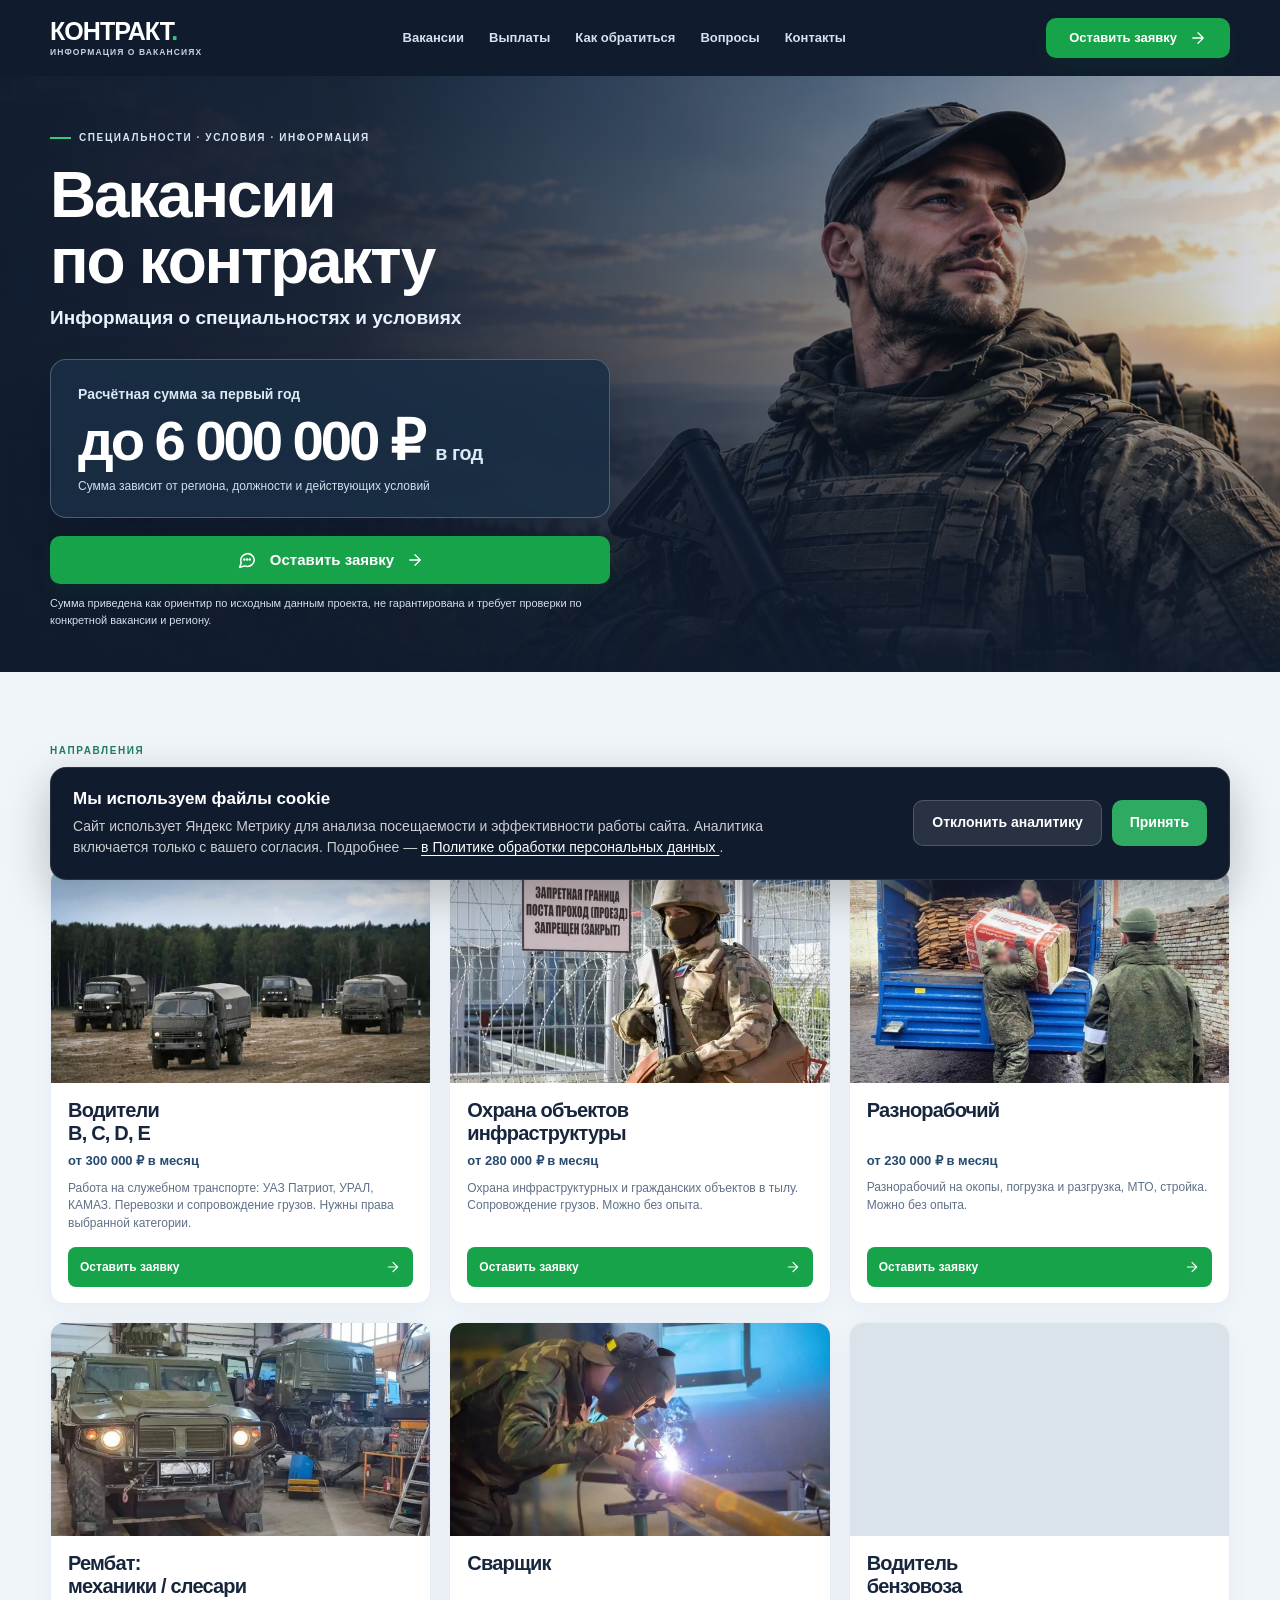
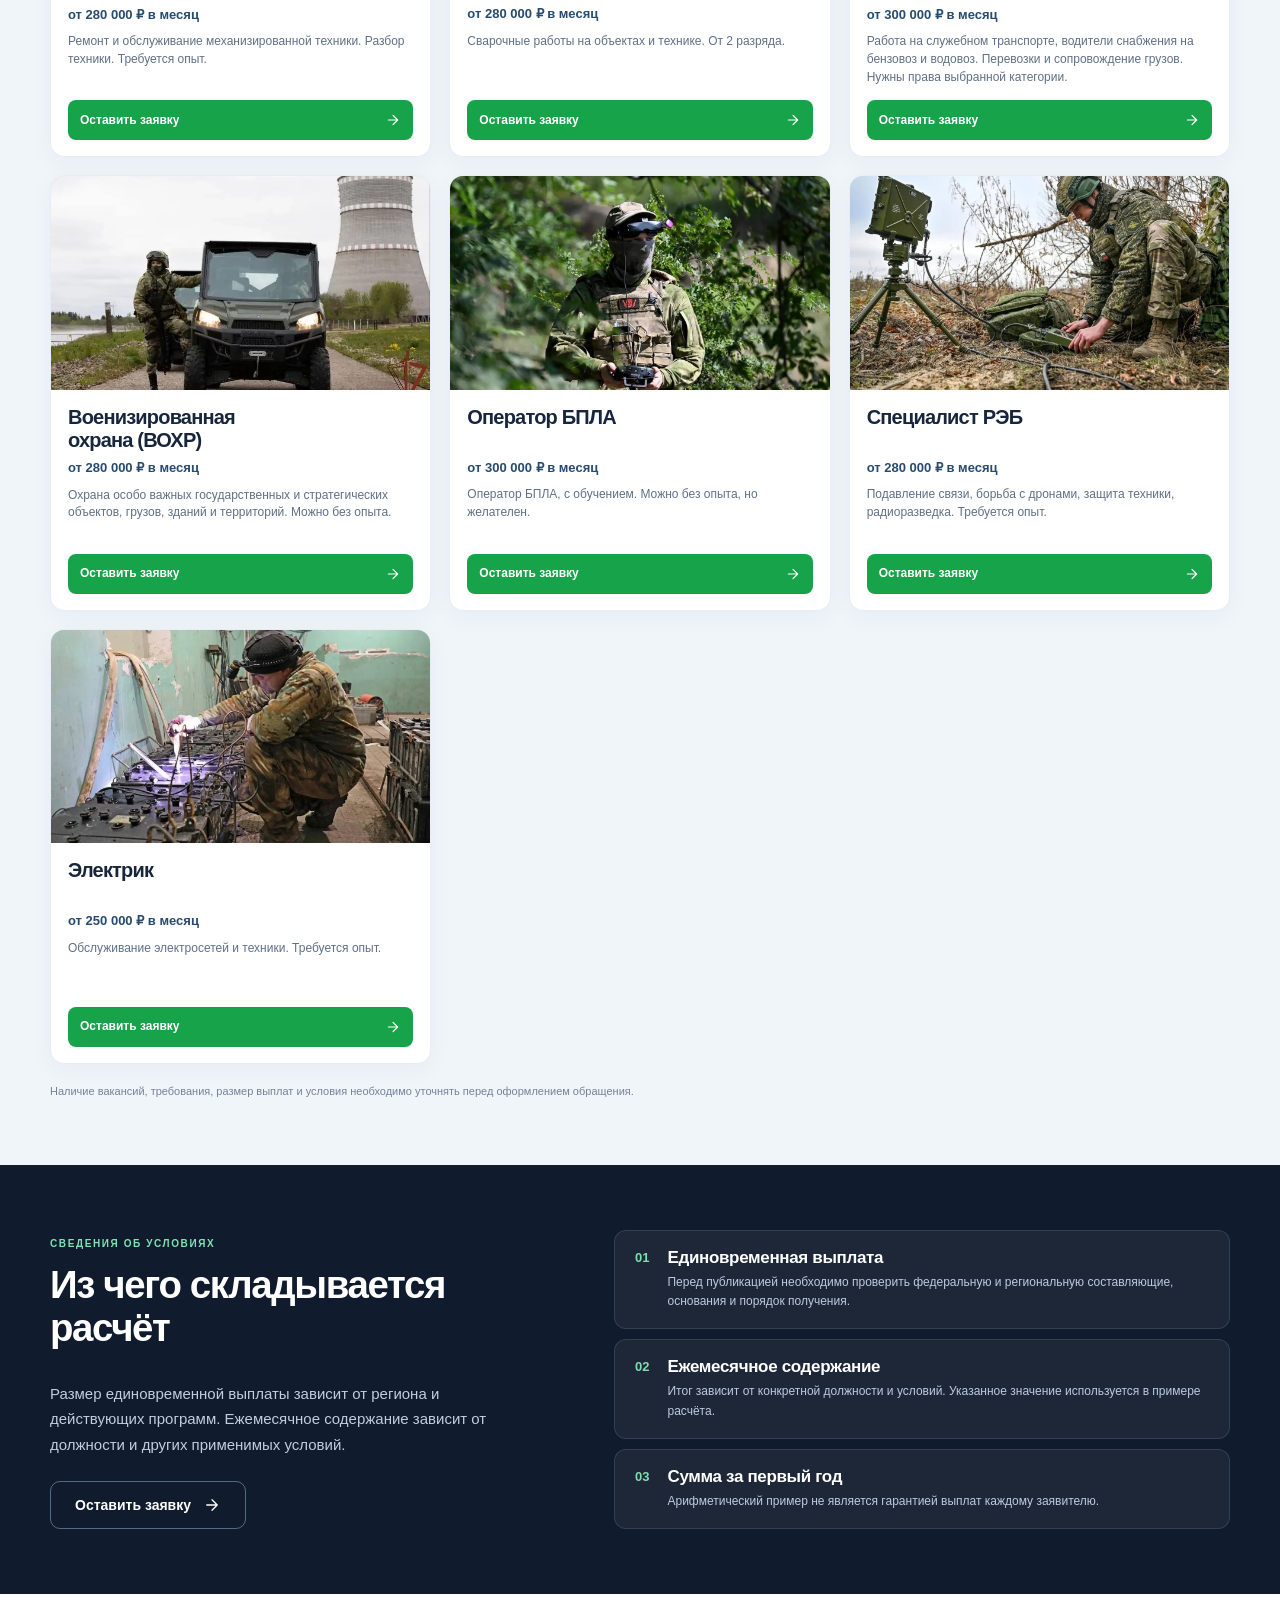
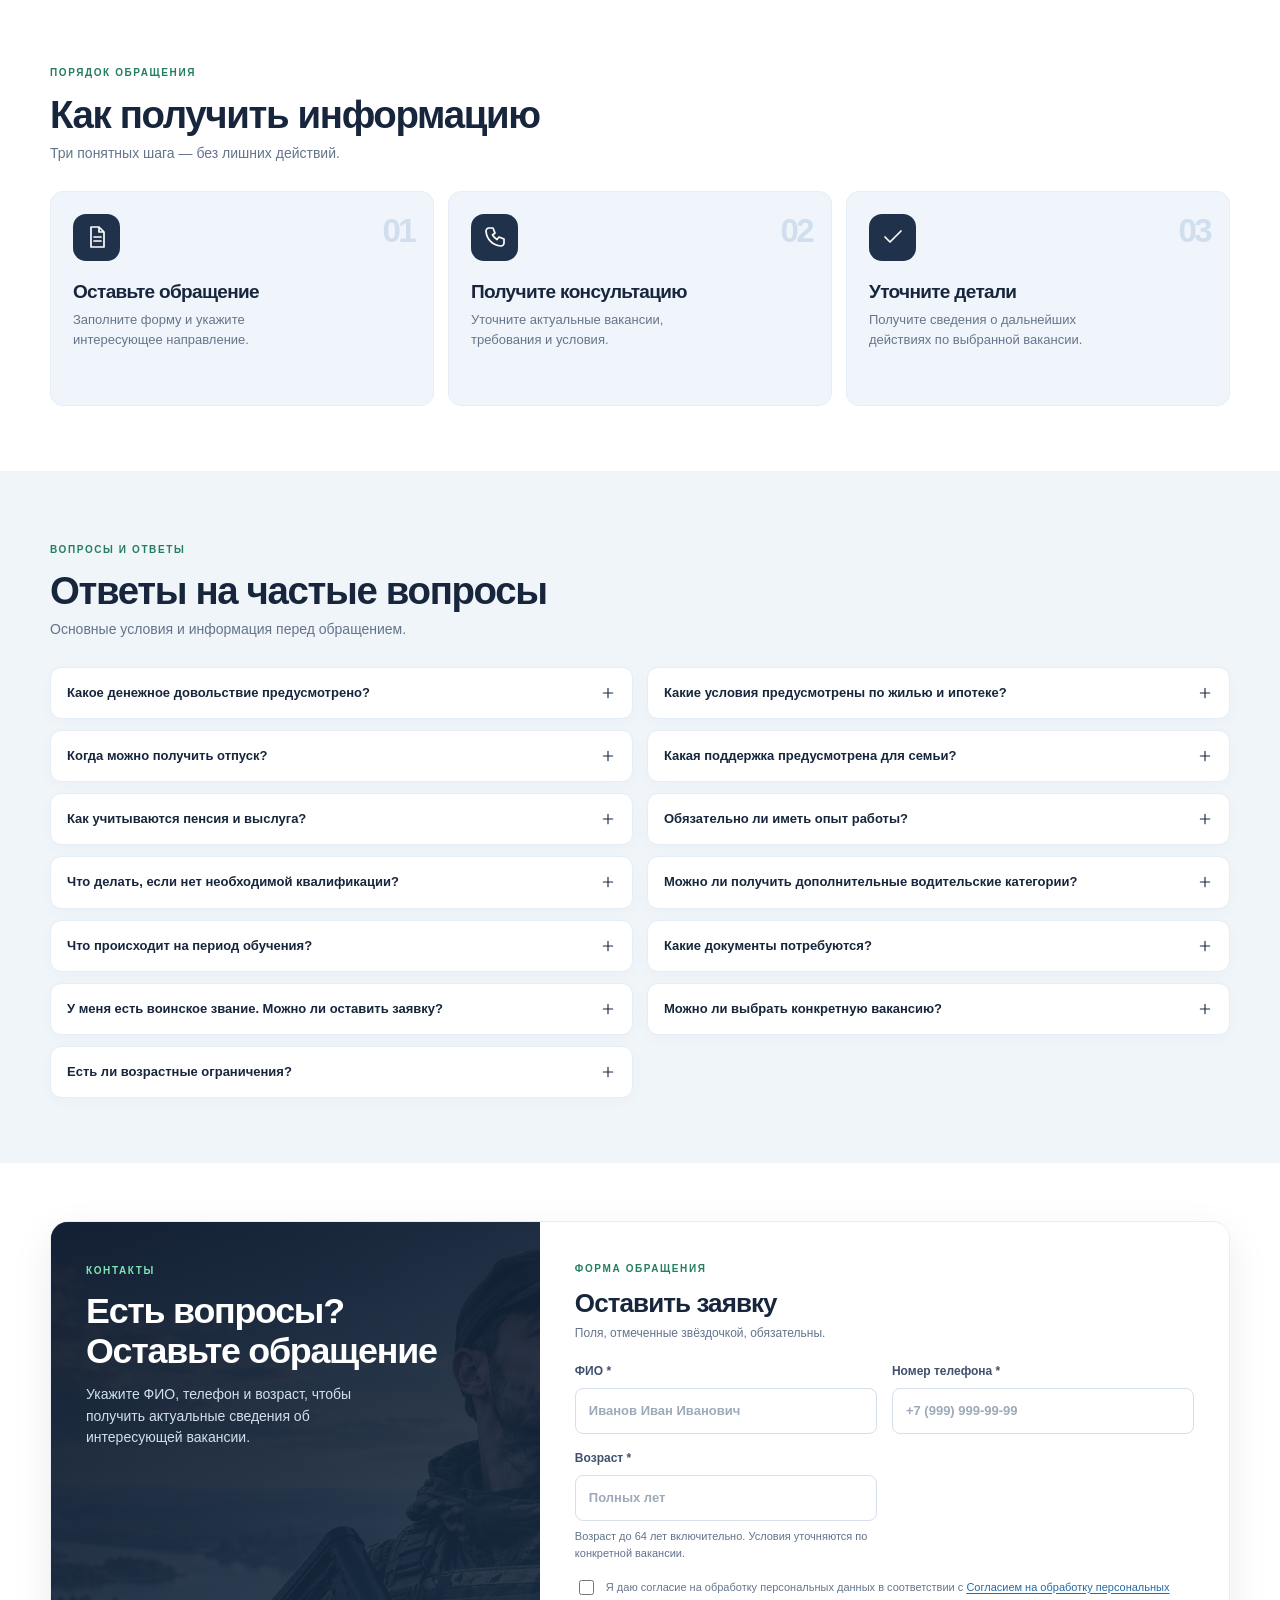
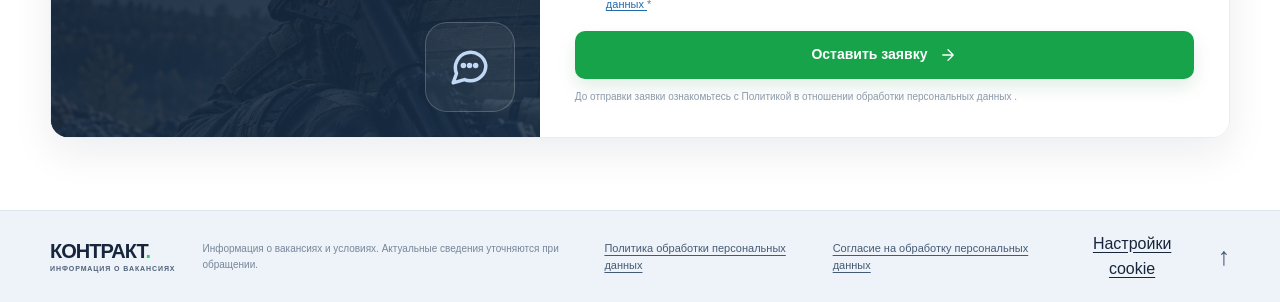
<file: index.html>
<!DOCTYPE html>
<html lang="ru">
<head>
<meta charset="utf-8"/>
<meta content="width=device-width, initial-scale=1" name="viewport"/>
<meta content="#101b2d" name="theme-color"/>
<meta content="Информация о вакансиях по контракту, направлениях, условиях и порядке обращения. Уточните актуальные сведения у представителя организации." name="description"/>
<meta content="website" property="og:type"/>
<meta content="Контракт — информация о вакансиях" property="og:title"/>
<meta content="Направления вакансий, расчётный ориентир суммы за первый год и форма заявки." property="og:description"/>
<meta content="assets/images/hero.webp" property="og:image"/>

<title>Контракт — информация о вакансиях и условиях</title>

<link as="image" fetchpriority="high" href="assets/images/hero.webp" rel="preload"/>
<link href="css/style.css" rel="stylesheet"/>
<link href="css/animations.css" rel="stylesheet"/>
<link href="css/responsive.css" rel="stylesheet"/>
<link href="css/vacancy-images.css" rel="stylesheet"/>

<!--
  Яндекс Метрика НЕ загружается автоматически.
  Она будет запущена только после согласия пользователя.
-->
<script>
(function () {
  'use strict';

  const METRIKA_ID = 113226768;
  const CONSENT_KEY = 'analytics_consent';

  window.startYandexMetrika = function () {
    if (window.__yandexMetrikaStarted) {
      return;
    }

    window.__yandexMetrikaStarted = true;

    window.ym = window.ym || function () {
      (window.ym.a = window.ym.a || []).push(arguments);
    };

    window.ym.l = 1 * new Date();

    const script = document.createElement('script');

    script.async = true;
    script.src =
      'https://mc.yandex.ru/metrika/tag.js?id=' + METRIKA_ID;

    document.head.appendChild(script);

    window.ym(METRIKA_ID, 'init', {
      ssr: true,
      clickmap: true,
      ecommerce: 'dataLayer',
      referrer: document.referrer,
      url: location.href,
      accurateTrackBounce: true,
      trackLinks: true
    });
  };

  try {
    if (localStorage.getItem(CONSENT_KEY) === 'accepted') {
      window.startYandexMetrika();
    }
  } catch (error) {
    console.warn(
      'Не удалось прочитать настройки аналитики:',
      error
    );
  }
})();
</script>

<script defer src="js/main.js"></script>

<style>
.cookie-banner {
  position: fixed;
  left: 20px;
  right: 20px;
  bottom: 20px;
  z-index: 99999;
}

.cookie-banner[hidden] {
  display: none !important;
}

.cookie-banner__content {
  max-width: 1180px;
  margin: 0 auto;
  padding: 20px 22px;

  display: flex;
  align-items: center;
  justify-content: space-between;
  gap: 24px;

  background: #101b2d;
  color: #ffffff;

  border: 1px solid rgba(255, 255, 255, 0.10);
  border-radius: 16px;

  box-shadow:
    0 15px 45px rgba(0, 0, 0, 0.25);
}

.cookie-banner__text {
  max-width: 720px;
}

.cookie-banner__text strong {
  display: block;
  margin-bottom: 6px;

  color: #ffffff;

  font-size: 17px;
  line-height: 1.3;
}

.cookie-banner__text p {
  margin: 0;

  color: rgba(255, 255, 255, 0.78);

  font-size: 14px;
  line-height: 1.55;
}

.cookie-banner__text a {
  color: #ffffff;

  text-decoration: underline;
  text-underline-offset: 3px;
}

.cookie-banner__actions {
  display: flex;
  align-items: center;
  gap: 10px;

  flex-shrink: 0;
}

.cookie-button {
  min-height: 46px;
  padding: 0 18px;

  border-radius: 10px;
  border: 0;

  font: inherit;
  font-size: 14px;
  font-weight: 700;

  cursor: pointer;

  transition:
    transform 0.15s ease,
    opacity 0.15s ease,
    background 0.15s ease;
}

.cookie-button:hover {
  transform: translateY(-1px);
}

.cookie-button:focus-visible {
  outline: 3px solid rgba(255, 255, 255, 0.65);
  outline-offset: 3px;
}

.cookie-button--accept {
  background: #2eaa63;
  color: #ffffff;
}

.cookie-button--accept:hover {
  background: #279657;
}

.cookie-button--secondary {
  background: rgba(255, 255, 255, 0.10);
  color: #ffffff;

  border: 1px solid rgba(255, 255, 255, 0.18);
}

.cookie-button--secondary:hover {
  background: rgba(255, 255, 255, 0.16);
}

.cookie-settings-link {
  padding: 0;

  border: 0;

  background: transparent;

  color: inherit;

  font: inherit;

  cursor: pointer;

  text-decoration: underline;
  text-underline-offset: 3px;
}

.cookie-settings-link:hover {
  opacity: 0.8;
}

@media (max-width: 700px) {
  .cookie-banner {
    left: 12px;
    right: 12px;
    bottom: 12px;
  }

  .cookie-banner__content {
    padding: 18px;

    flex-direction: column;
    align-items: stretch;

    gap: 16px;

    border-radius: 14px;
  }

  .cookie-banner__actions {
    width: 100%;

    flex-direction: column-reverse;
  }

  .cookie-button {
    width: 100%;
    min-height: 48px;
  }
}
</style>

</head>

<body>

<a class="skip-link" href="#main">Перейти к содержимому</a>

<svg aria-hidden="true" class="svg-defs" xmlns="http://www.w3.org/2000/svg">
  <symbol id="i-arrow" viewBox="0 0 24 24">
    <path d="M5 12h14m-7-7 7 7-7 7"></path>
  </symbol>

  <symbol id="i-message" viewBox="0 0 24 24">
    <path d="M20 11.5a7.5 7.5 0 0 1-7.5 7.5 8 8 0 0 1-3-.58L4 20l1.64-4.58A7.5 7.5 0 1 1 20 11.5Z"></path>
    <path d="M9 11.5h.01m3 0h.01m3 0h.01" stroke-linecap="round" stroke-width="2.7"></path>
  </symbol>

  <symbol id="i-cash" viewBox="0 0 24 24">
    <rect height="14" rx="3" width="18" x="3" y="5"></rect>
    <path d="M3 9h18m-9 3v5m-2.5-4.5c0-1 1-1.5 2.5-1.5s2.5.5 2.5 1.5c0 2-5 1-5 3 0 1 1 1.5 2.5 1.5s2.5-.5 2.5-1.5"></path>
  </symbol>

  <symbol id="i-calendar" viewBox="0 0 24 24">
    <rect height="16" rx="2" width="18" x="3" y="5"></rect>
    <path d="M7 3v4m10-4v4M3 10h18M7 14h3m4 0h3m-10 4h3"></path>
  </symbol>

  <symbol id="i-chart" viewBox="0 0 24 24">
    <path d="M4 20V12m6 8V8m6 12V4m4 16H2"></path>
  </symbol>

  <symbol id="i-truck" viewBox="0 0 24 24">
    <path d="M3 6h11v12H3zM14 10h4l3 4v4h-7z"></path>
    <circle cx="7" cy="18" r="2"></circle>
    <circle cx="18" cy="18" r="2"></circle>
  </symbol>

  <symbol id="i-tool" viewBox="0 0 24 24">
    <path d="M14 6a6 6 0 0 0-7 7L3 17l4 4 4-4a6 6 0 0 0 7-7l-4 4-4-4z"></path>
  </symbol>

  <symbol id="i-target" viewBox="0 0 24 24">
    <circle cx="12" cy="12" r="9"></circle>
    <circle cx="12" cy="12" r="5"></circle>
    <circle cx="12" cy="12" r="1"></circle>
  </symbol>

  <symbol id="i-radio" viewBox="0 0 24 24">
    <rect height="18" rx="2" width="10" x="7" y="3"></rect>
    <path d="M10 17h4M12 7v3m-3.5 1.5a5 5 0 0 0 0 4m7-4a5 5 0 0 1 0 4"></path>
  </symbol>

  <symbol id="i-shield" viewBox="0 0 24 24">
    <path d="M12 2 20 5v6c0 5-3.2 8.6-8 11-4.8-2.4-8-6-8-11V5z"></path>
    <path d="m8.5 12 2.5 2.5 4.5-5"></path>
  </symbol>

  <symbol id="i-users" viewBox="0 0 24 24">
    <circle cx="9" cy="8" r="3"></circle>
    <path d="M3 20v-2a6 6 0 0 1 12 0v2zm13-14a3 3 0 0 1 0 6m2 3a5 5 0 0 1 3 5"></path>
  </symbol>

  <symbol id="i-file" viewBox="0 0 24 24">
    <path d="M6 2h8l5 5v15H6zM14 2v5h5M9 12h7m-7 4h7"></path>
  </symbol>

  <symbol id="i-phone" viewBox="0 0 24 24">
    <path d="M6 3h4l2 5-2.5 2a15 15 0 0 0 4.5 4.5l2-2.5 5 2v4a3 3 0 0 1-3.3 3C9.6 20.2 3.8 14.4 3 6.3A3 3 0 0 1 6 3Z"></path>
  </symbol>

  <symbol id="i-pin" viewBox="0 0 24 24">
    <path d="M20 10c0 5-8 12-8 12S4 15 4 10a8 8 0 1 1 16 0Z"></path>
    <circle cx="12" cy="10" r="2"></circle>
  </symbol>

  <symbol id="i-plus" viewBox="0 0 24 24">
    <path d="M12 5v14M5 12h14"></path>
  </symbol>

  <symbol id="i-check" viewBox="0 0 24 24">
    <path d="m4 12 5 5L20 6"></path>
  </symbol>
</svg>


<header class="site-header" id="top">

  <div class="container header-inner">

    <a aria-label="Контракт — на главную" class="brand" href="#top">

      <span class="brand-name">
        КОНТРАКТ<span class="brand-dot">.</span>
      </span>

      <span class="brand-caption">
        ИНФОРМАЦИЯ О ВАКАНСИЯХ
      </span>

    </a>

    <nav aria-label="Основная навигация" class="desktop-nav">
      <a href="#vacancies">Вакансии</a>
      <a href="#payments">Выплаты</a>
      <a href="#steps">Как обратиться</a>
      <a href="#faq">Вопросы</a>
      <a href="#contacts">Контакты</a>
    </nav>

    <button
      class="button button--green header-cta"
      data-open-contact=""
      type="button"
    >
      Оставить заявку
      <svg><use href="#i-arrow"></use></svg>
    </button>

    <button
      aria-controls="mobile-nav"
      aria-expanded="false"
      aria-label="Открыть меню"
      class="menu-toggle"
      type="button"
    >
      <span></span>
      <span></span>
      <span></span>
    </button>

  </div>

  <nav
    aria-label="Мобильная навигация"
    class="mobile-nav"
    hidden=""
    id="mobile-nav"
  >
    <a href="#vacancies">Вакансии</a>
    <a href="#payments">Выплаты</a>
    <a href="#steps">Как обратиться</a>
    <a href="#faq">Вопросы</a>
    <a href="#contacts">Контакты</a>

    <button
      class="button button--green"
      data-open-contact=""
      type="button"
    >
      Оставить заявку
    </button>
  </nav>

</header>


<main id="main">

<section aria-labelledby="hero-title" class="hero">

  <div
    aria-label="Иллюстрация: человек в военной экипировке на фоне светлого природного пейзажа"
    class="hero-picture"
    role="img"
  ></div>

  <div class="container hero-content">

    <span
      class="eyebrow hero-enter"
      style="--enter-delay:0ms"
    >
      <span class="eyebrow-line"></span>
      СПЕЦИАЛЬНОСТИ · УСЛОВИЯ · ИНФОРМАЦИЯ
    </span>

    <h1
      class="hero-enter"
      id="hero-title"
      style="--enter-delay:70ms"
    >
      Вакансии<br/>
      по контракту
    </h1>

    <p
      class="hero-lead hero-enter"
      style="--enter-delay:140ms"
    >
      Информация о специальностях и условиях
    </p>

    <div
      aria-label="Расчётный ориентир суммы за первый год"
      class="annual-amount hero-enter"
      style="--enter-delay:210ms"
    >

      <span class="annual-amount__label">
        Расчётная сумма за первый год
      </span>

      <strong>
        до 6 000 000 ₽
        <span>в год</span>
      </strong>

      <span class="annual-amount__detail">
        Сумма зависит от региона, должности и действующих условий
      </span>

    </div>

    <div
      class="hero-bottom hero-enter"
      style="--enter-delay:420ms"
    >

      <button
        class="button button--green button--hero"
        data-open-contact=""
        type="button"
      >
        <svg><use href="#i-message"></use></svg>

        <span>
          Оставить заявку
        </span>

        <svg class="button-arrow">
          <use href="#i-arrow"></use>
        </svg>
      </button>

      <p>
        Сумма приведена как ориентир по исходным данным проекта,
        не гарантирована и требует проверки по конкретной вакансии
        и региону.
      </p>

    </div>

  </div>

</section>


<section
  aria-labelledby="vacancies-title"
  class="section section--light vacancies-section"
  id="vacancies"
>

<div class="container">

<div class="section-heading reveal">

<div>

<span class="section-kicker">
НАПРАВЛЕНИЯ
</span>

<h2 id="vacancies-title">
Выберите специальность
</h2>

<p>
Ознакомьтесь с доступными направлениями и оставьте заявку
на интересующую вакансию.
</p>

</div>

</div>


<div class="vacancy-grid">


<article class="vacancy-card reveal">

<div class="vacancy-cover vacancy-cover--photo vacancy-cover--driver">

<img
alt="Военные грузовые автомобили"
decoding="async"
loading="lazy"
src="assets/images/vacancy-driver.webp"
/>

</div>

<div class="vacancy-body">

<h3>

<a
aria-label="Подробнее о вакансии: Водители B, C, D, E"
data-job="driver"
href="#job-modal"
>
Водители<br/>
B, C, D, E
</a>

</h3>

<p class="vacancy-salary">
от 300 000 ₽ в месяц
</p>

<p class="vacancy-summary">
Работа на служебном транспорте: УАЗ Патриот, УРАЛ, КАМАЗ.
Перевозки и сопровождение грузов.
Нужны права выбранной категории.
</p>

<button
class="vacancy-link"
aria-label="Оставить заявку: Водители B, C, D, E"
data-apply-job="driver"
type="button"
>
Оставить заявку
<svg><use href="#i-arrow"></use></svg>
</button>

</div>

</article>


<article class="vacancy-card reveal">

<div class="vacancy-cover vacancy-cover--photo vacancy-cover--security">

<img
alt="Охрана объекта инфраструктуры"
decoding="async"
loading="lazy"
src="assets/images/vacancy-security.webp"
/>

</div>

<div class="vacancy-body">

<h3>

<a
aria-label="Подробнее о вакансии: Охрана объектов инфраструктуры"
data-job="security"
href="#job-modal"
>
Охрана объектов<br/>
инфраструктуры
</a>

</h3>

<p class="vacancy-salary">
от 280 000 ₽ в месяц
</p>

<p class="vacancy-summary">
Охрана инфраструктурных и гражданских объектов в тылу.
Сопровождение грузов.
Можно без опыта.
</p>

<button
class="vacancy-link"
aria-label="Оставить заявку: Охрана объектов инфраструктуры"
data-apply-job="security"
type="button"
>
Оставить заявку
<svg><use href="#i-arrow"></use></svg>
</button>

</div>

</article>


<article class="vacancy-card reveal">

<div class="vacancy-cover vacancy-cover--photo vacancy-cover--laborer">

<img
alt="Разгрузка строительных материалов"
decoding="async"
loading="lazy"
src="assets/images/vacancy-laborer.webp"
/>

</div>

<div class="vacancy-body">

<h3>

<a
aria-label="Подробнее о вакансии: Разнорабочий"
data-job="laborer"
href="#job-modal"
>
Разнорабочий
</a>

</h3>

<p class="vacancy-salary">
от 230 000 ₽ в месяц
</p>

<p class="vacancy-summary">
Разнорабочий на окопы, погрузка и разгрузка,
МТО, стройка.
Можно без опыта.
</p>

<button
class="vacancy-link"
aria-label="Оставить заявку: Разнорабочий"
data-apply-job="laborer"
type="button"
>
Оставить заявку
<svg><use href="#i-arrow"></use></svg>
</button>

</div>

</article>


<article class="vacancy-card reveal">

<div class="vacancy-cover vacancy-cover--photo vacancy-cover--rembat">

<img
alt="Ремонт техники в мастерской"
decoding="async"
loading="lazy"
src="assets/images/vacancy-rembat.webp"
/>

</div>

<div class="vacancy-body">

<h3>

<a
aria-label="Подробнее о вакансии: Рембат — механики и слесари"
data-job="rembat"
href="#job-modal"
>
Рембат:<br/>
механики / слесари
</a>

</h3>

<p class="vacancy-salary">
от 280 000 ₽ в месяц
</p>

<p class="vacancy-summary">
Ремонт и обслуживание механизированной техники.
Разбор техники.
Требуется опыт.
</p>

<button
class="vacancy-link"
aria-label="Оставить заявку: Рембат — механики и слесари"
data-apply-job="rembat"
type="button"
>
Оставить заявку
<svg><use href="#i-arrow"></use></svg>
</button>

</div>

</article>


<article class="vacancy-card reveal">

<div class="vacancy-cover vacancy-cover--photo vacancy-cover--welder">

<img
alt="Сварочные работы"
decoding="async"
loading="lazy"
src="assets/images/vacancy-welder.webp"
/>

</div>

<div class="vacancy-body">

<h3>

<a
aria-label="Подробнее о вакансии: Сварщик"
data-job="welder"
href="#job-modal"
>
Сварщик
</a>

</h3>

<p class="vacancy-salary">
от 280 000 ₽ в месяц
</p>

<p class="vacancy-summary">
Сварочные работы на объектах и технике.
От 2 разряда.
</p>

<button
class="vacancy-link"
aria-label="Оставить заявку: Сварщик"
data-apply-job="welder"
type="button"
>
Оставить заявку
<svg><use href="#i-arrow"></use></svg>
</button>

</div>

</article>


<article class="vacancy-card reveal">

<div class="vacancy-cover vacancy-cover--photo vacancy-cover--tanker">

<img
alt="Военный бензовоз"
decoding="async"
loading="lazy"
src="assets/images/vacancy-tanker.webp"
/>

</div>

<div class="vacancy-body">

<h3>

<a
aria-label="Подробнее о вакансии: Водитель бензовоза"
data-job="tanker"
href="#job-modal"
>
Водитель<br/>
бензовоза
</a>

</h3>

<p class="vacancy-salary">
от 300 000 ₽ в месяц
</p>

<p class="vacancy-summary">
Работа на служебном транспорте,
водители снабжения на бензовоз и водовоз.
Перевозки и сопровождение грузов.
Нужны права выбранной категории.
</p>

<button
class="vacancy-link"
aria-label="Оставить заявку: Водитель бензовоза"
data-apply-job="tanker"
type="button"
>
Оставить заявку
<svg><use href="#i-arrow"></use></svg>
</button>

</div>

</article>


<article class="vacancy-card reveal">

<div class="vacancy-cover vacancy-cover--photo vacancy-cover--vohr">

<img
alt="Военизированная охрана объекта"
decoding="async"
loading="lazy"
src="assets/images/vacancy-vohr.webp"
/>

</div>

<div class="vacancy-body">

<h3>

<a
aria-label="Подробнее о вакансии: Военизированная охрана ВОХР"
data-job="vohr"
href="#job-modal"
>
Военизированная<br/>
охрана (ВОХР)
</a>

</h3>

<p class="vacancy-salary">
от 280 000 ₽ в месяц
</p>

<p class="vacancy-summary">
Охрана особо важных государственных и стратегических объектов,
грузов, зданий и территорий.
Можно без опыта.
</p>

<button
class="vacancy-link"
aria-label="Оставить заявку: Военизированная охрана ВОХР"
data-apply-job="vohr"
type="button"
>
Оставить заявку
<svg><use href="#i-arrow"></use></svg>
</button>

</div>

</article>


<article class="vacancy-card reveal">

<div class="vacancy-cover vacancy-cover--photo vacancy-cover--uav">

<img
alt="Оператор беспилотного летательного аппарата"
decoding="async"
loading="lazy"
src="assets/images/vacancy-uav.webp"
/>

</div>

<div class="vacancy-body">

<h3>

<a
aria-label="Подробнее о вакансии: Оператор БПЛА"
data-job="uav"
href="#job-modal"
>
Оператор БПЛА
</a>

</h3>

<p class="vacancy-salary">
от 300 000 ₽ в месяц
</p>

<p class="vacancy-summary">
Оператор БПЛА, с обучением.
Можно без опыта, но желателен.
</p>

<button
class="vacancy-link"
aria-label="Оставить заявку: Оператор БПЛА"
data-apply-job="uav"
type="button"
>
Оставить заявку
<svg><use href="#i-arrow"></use></svg>
</button>

</div>

</article>


<article class="vacancy-card reveal">

<div class="vacancy-cover vacancy-cover--photo vacancy-cover--reb">

<img
alt="Специалист радиоэлектронного оборудования"
decoding="async"
loading="lazy"
src="assets/images/vacancy-reb.webp"
/>

</div>

<div class="vacancy-body">

<h3>

<a
aria-label="Подробнее о вакансии: Специалист РЭБ"
data-job="reb"
href="#job-modal"
>
Специалист РЭБ
</a>

</h3>

<p class="vacancy-salary">
от 280 000 ₽ в месяц
</p>

<p class="vacancy-summary">
Подавление связи, борьба с дронами,
защита техники, радиоразведка.
Требуется опыт.
</p>

<button
class="vacancy-link"
aria-label="Оставить заявку: Специалист РЭБ"
data-apply-job="reb"
type="button"
>
Оставить заявку
<svg><use href="#i-arrow"></use></svg>
</button>

</div>

</article>


<article class="vacancy-card reveal">

<div class="vacancy-cover vacancy-cover--photo vacancy-cover--electrician">

<img
alt="Работа с электрическим оборудованием"
decoding="async"
loading="lazy"
src="assets/images/vacancy-electrician.webp"
/>

</div>

<div class="vacancy-body">

<h3>

<a
aria-label="Подробнее о вакансии: Электрик"
data-job="electrician"
href="#job-modal"
>
Электрик
</a>

</h3>

<p class="vacancy-salary">
от 250 000 ₽ в месяц
</p>

<p class="vacancy-summary">
Обслуживание электросетей и техники.
Требуется опыт.
</p>

<button
class="vacancy-link"
aria-label="Оставить заявку: Электрик"
data-apply-job="electrician"
type="button"
>
Оставить заявку
<svg><use href="#i-arrow"></use></svg>
</button>

</div>

</article>


</div>

<p class="section-note reveal">
Наличие вакансий, требования, размер выплат и условия
необходимо уточнять перед оформлением обращения.
</p>

</div>

</section>


<section
aria-labelledby="payments-title"
class="section payments-section"
id="payments"
>

<div class="container payments-layout">

<div class="reveal">

<span class="section-kicker section-kicker--light">
СВЕДЕНИЯ ОБ УСЛОВИЯХ
</span>

<h2 id="payments-title">
Из чего складывается расчёт
</h2>

<p>
Размер единовременной выплаты зависит от региона
и действующих программ.
Ежемесячное содержание зависит от должности
и других применимых условий.
</p>

<button
class="button button--outline"
data-open-contact=""
type="button"
>
Оставить заявку
<svg><use href="#i-arrow"></use></svg>
</button>

</div>


<div class="payment-facts reveal">

<div>

<span class="fact-number">
01
</span>

<div>

<h3>
Единовременная выплата
</h3>

<p>
Перед публикацией необходимо проверить федеральную
и региональную составляющие, основания и порядок получения.
</p>

</div>

</div>


<div>

<span class="fact-number">
02
</span>

<div>

<h3>
Ежемесячное содержание
</h3>

<p>
Итог зависит от конкретной должности и условий.
Указанное значение используется в примере расчёта.
</p>

</div>

</div>


<div>

<span class="fact-number">
03
</span>

<div>

<h3>
Сумма за первый год
</h3>

<p>
Арифметический пример не является гарантией выплат
каждому заявителю.
</p>

</div>

</div>

</div>

</div>

</section>


<section
aria-labelledby="steps-title"
class="section steps-section"
id="steps"
>

<div class="container">

<div class="section-heading reveal">

<div>

<span class="section-kicker">
ПОРЯДОК ОБРАЩЕНИЯ
</span>

<h2 id="steps-title">
Как получить информацию
</h2>

<p>
Три понятных шага — без лишних действий.
</p>

</div>

</div>


<div class="steps-grid">

<article class="step-card reveal">

<span class="step-num">
01
</span>

<span class="step-icon">
<svg><use href="#i-file"></use></svg>
</span>

<h3>
Оставьте обращение
</h3>

<p>
Заполните форму и укажите интересующее направление.
</p>

</article>


<article class="step-card reveal">

<span class="step-num">
02
</span>

<span class="step-icon">
<svg><use href="#i-phone"></use></svg>
</span>

<h3>
Получите консультацию
</h3>

<p>
Уточните актуальные вакансии, требования и условия.
</p>

</article>


<article class="step-card reveal">

<span class="step-num">
03
</span>

<span class="step-icon">
<svg><use href="#i-check"></use></svg>
</span>

<h3>
Уточните детали
</h3>

<p>
Получите сведения о дальнейших действиях
по выбранной вакансии.
</p>

</article>

</div>

</div>

</section>


<section
aria-labelledby="faq-title"
class="section section--light faq-section"
id="faq"
>

<div class="container">

<div class="section-heading reveal">

<div>

<span class="section-kicker">
ВОПРОСЫ И ОТВЕТЫ
</span>

<h2 id="faq-title">
Ответы на частые вопросы
</h2>

<p>
Основные условия и информация перед обращением.
</p>

</div>

</div>


<div class="faq-grid reveal">


<details class="faq-item">

<summary>
Какое денежное довольствие предусмотрено?
<svg><use href="#i-plus"></use></svg>
</summary>

<p>
От 210 000 ₽ в месяц.
Дополнительные выплаты и надбавки могут зависеть
от выполняемых задач, должности и условий службы.
Размер единовременной региональной выплаты
при заключении контракта зависит от региона
и действующих программ.
</p>

</details>


<details class="faq-item">

<summary>
Какие условия предусмотрены по жилью и ипотеке?
<svg><use href="#i-plus"></use></svg>
</summary>

<p>
Для военнослужащих могут действовать предусмотренные
законом жилищные программы и механизмы военной ипотеки.
Конкретные условия зависят от оснований,
срока службы и действующих правил.
</p>

</details>


<details class="faq-item">

<summary>
Когда можно получить отпуск?
<svg><use href="#i-plus"></use></svg>
</summary>

<p>
Порядок и продолжительность отпуска зависят
от условий службы, должности и применимых нормативных требований.
Актуальные условия необходимо уточнить
перед заключением контракта.
</p>

</details>


<details class="faq-item">

<summary>
Какая поддержка предусмотрена для семьи?
<svg><use href="#i-plus"></use></svg>
</summary>

<p>
Могут действовать федеральные и региональные льготы,
социальные гарантии и меры поддержки военнослужащих
и членов их семей.
Конкретный перечень зависит от региона
и оснований предоставления.
</p>

</details>


<details class="faq-item">

<summary>
Как учитываются пенсия и выслуга?
<svg><use href="#i-plus"></use></svg>
</summary>

<p>
Для военнослужащих предусмотрено военное пенсионное обеспечение.
Порядок исчисления выслуги зависит
от характера и условий прохождения службы.
</p>

</details>


<details class="faq-item">

<summary>
Обязательно ли иметь опыт работы?
<svg><use href="#i-plus"></use></svg>
</summary>

<p>
Опыт работы требуется не для всех вакансий.
Если у вас есть профильный опыт, образование,
удостоверения, водительские права,
рабочие квалификации или другие подтверждающие документы,
сообщите об этом при обращении.
</p>

</details>


<details class="faq-item">

<summary>
Что делать, если нет необходимой квалификации?
<svg><use href="#i-plus"></use></svg>
</summary>

<p>
Для отдельных направлений может быть предусмотрена
подготовка и обучение перед назначением на должность.
Возможность обучения необходимо уточнять
по конкретной вакансии.
</p>

</details>


<details class="faq-item">

<summary>
Можно ли получить дополнительные водительские категории?
<svg><use href="#i-plus"></use></svg>
</summary>

<p>
В зависимости от выбранного направления
может быть предусмотрена возможность дополнительной подготовки
и получения необходимых водительских категорий.
Условия уточняются индивидуально.
</p>

</details>


<details class="faq-item">

<summary>
Что происходит на период обучения?
<svg><use href="#i-plus"></use></svg>
</summary>

<p>
Условия обучения, продолжительность подготовки
и денежного обеспечения необходимо уточнять
применительно к конкретной должности
и месту прохождения службы.
</p>

</details>


<details class="faq-item">

<summary>
Какие документы потребуются?
<svg><use href="#i-plus"></use></svg>
</summary>

<p>
При обращении могут потребоваться паспорт,
сведения о регистрации, ИНН,
а также имеющиеся документы об образовании,
квалификации, водительских категориях и опыте работы.
</p>

<p>
Точный перечень документов следует уточнить у специалиста
перед передачей персональных данных и документов.
</p>

</details>


<details class="faq-item">

<summary>
У меня есть воинское звание. Можно ли оставить заявку?
<svg><use href="#i-plus"></use></svg>
</summary>

<p>
Возможность рассмотрения зависит
от конкретного воинского или специального звания,
выбранного направления и требований к должности.
Укажите звание при обращении,
чтобы специалист мог проверить доступные варианты.
</p>

</details>


<details class="faq-item">

<summary>
Можно ли выбрать конкретную вакансию?
<svg><use href="#i-plus"></use></svg>
</summary>

<p>
Да.
Выберите интересующую вакансию на сайте и оставьте заявку.
При обращении сообщите о своих навыках,
опыте, квалификации и пожеланиях по должности.
</p>

<p>
Если нужного направления нет среди представленных вакансий,
сообщите об этом специалисту —
возможность подбора другой должности рассматривается отдельно.
</p>

</details>


<details class="faq-item">

<summary>
Есть ли возрастные ограничения?
<svg><use href="#i-plus"></use></svg>
</summary>

<p>
На сайте принимаются обращения кандидатов
в возрасте от 18 до 64 лет.
Дополнительные требования могут зависеть
от конкретной должности и условий оформления.
</p>

</details>


</div>

</div>

</section>


<section
aria-labelledby="contacts-title"
class="section contact-section"
id="contacts"
>

<div class="container contact-layout reveal">


<div class="contact-promo">

<span class="section-kicker section-kicker--light">
КОНТАКТЫ
</span>

<h2>
Есть вопросы?<br/>
Оставьте обращение
</h2>

<p>
Укажите ФИО, телефон и возраст,
чтобы получить актуальные сведения
об интересующей вакансии.
</p>

<div class="contact-promo-icon">
<svg><use href="#i-message"></use></svg>
</div>

</div>


<div class="contact-panel">

<span class="section-kicker">
ФОРМА ОБРАЩЕНИЯ
</span>

<h2 id="contacts-title">
Оставить заявку
</h2>

<p class="contact-subhead">
Поля, отмеченные звёздочкой, обязательны.
</p>


<form
class="contact-form"
id="main-form"
novalidate=""
>

<div class="form-grid">

<label>
ФИО *

<input
autocomplete="name"
maxlength="140"
minlength="5"
name="full_name"
placeholder="Иванов Иван Иванович"
required=""
type="text"
/>

</label>


<label>
Номер телефона *

<input
autocomplete="tel"
inputmode="tel"
name="phone"
placeholder="+7 (999) 999-99-99"
required=""
type="tel"
/>

</label>


<label class="age-field">
Возраст *

<input
aria-describedby="age-note-main-form"
inputmode="numeric"
max="64"
min="18"
name="age"
placeholder="Полных лет"
required=""
step="1"
type="number"
/>

<small
class="field-note"
id="age-note-main-form"
>
Возраст до 64 лет включительно.
Условия уточняются по конкретной вакансии.
</small>

</label>

</div>


<input
name="vacancy"
type="hidden"
value=""
/>


<label
class="hp-field"
aria-hidden="true"
tabindex="-1"
>
Ваш сайт

<input
autocomplete="off"
name="website"
tabindex="-1"
type="text"
/>

</label>


<label class="consent">

<input
name="consent"
required=""
type="checkbox"
/>

<span>
Я даю согласие на обработку персональных данных
в соответствии с
<a
href="consent.html"
rel="noopener"
target="_blank"
>
Согласием на обработку персональных данных
</a>
*
</span>

</label>


<button
class="button button--green submit-button"
type="submit"
>
Оставить заявку
<svg><use href="#i-arrow"></use></svg>
</button>


<p
aria-live="polite"
class="form-status"
role="status"
></p>

</form>


<p class="form-caption">
До отправки заявки ознакомьтесь с
<a
href="privacy.html"
rel="noopener"
target="_blank"
>
Политикой в отношении обработки персональных данных
</a>.
</p>


</div>

</div>

</section>

</main>


<footer class="site-footer">

<div class="container footer-inner">

<a
class="brand brand--footer"
href="#top"
>

<span class="brand-name">
КОНТРАКТ<span class="brand-dot">.</span>
</span>

<span class="brand-caption">
ИНФОРМАЦИЯ О ВАКАНСИЯХ
</span>

</a>


<p>
Информация о вакансиях и условиях.
Актуальные сведения уточняются при обращении.
</p>


<a href="privacy.html">
Политика обработки персональных данных
</a>


<a href="consent.html">
Согласие на обработку персональных данных
</a>


<button
id="cookie-settings"
type="button"
class="cookie-settings-link"
>
Настройки cookie
</button>


<a
aria-label="Вернуться наверх"
class="back-to-top"
href="#top"
>
↑
</a>

</div>

</footer>


<dialog
aria-labelledby="modal-title"
class="modal"
id="contact-modal"
>

<div class="modal-head">

<div>

<span class="section-kicker">
ОБРАТНАЯ СВЯЗЬ
</span>

<h2 id="modal-title">
Оставить заявку
</h2>

</div>

<button
aria-label="Закрыть"
class="modal-close"
type="button"
>
×
</button>

</div>


<p class="modal-lead">
Укажите ФИО, телефон и возраст.
Менеджер сможет уточнить условия интересующей вакансии.
</p>


<p
class="selected-vacancy"
id="selected-vacancy"
hidden
>
Выбрана вакансия:
<strong id="selected-vacancy-name"></strong>
</p>


<form
class="contact-form"
id="modal-form"
novalidate=""
>

<div class="form-grid">


<label>
ФИО *

<input
autocomplete="name"
maxlength="140"
minlength="5"
name="full_name"
placeholder="Иванов Иван Иванович"
required=""
type="text"
/>

</label>


<label>
Номер телефона *

<input
autocomplete="tel"
inputmode="tel"
name="phone"
placeholder="+7 (999) 999-99-99"
required=""
type="tel"
/>

</label>


<label class="age-field">
Возраст *

<input
aria-describedby="age-note-modal-form"
inputmode="numeric"
max="64"
min="18"
name="age"
placeholder="Полных лет"
required=""
step="1"
type="number"
/>

<small
class="field-note"
id="age-note-modal-form"
>
Возраст до 64 лет включительно.
Условия уточняются по конкретной вакансии.
</small>

</label>

</div>


<input
name="vacancy"
type="hidden"
value=""
/>


<label
class="hp-field"
aria-hidden="true"
tabindex="-1"
>
Ваш сайт

<input
autocomplete="off"
name="website"
tabindex="-1"
type="text"
/>

</label>


<label class="consent">

<input
name="consent"
required=""
type="checkbox"
/>

<span>
Я даю согласие на обработку персональных данных
в соответствии с
<a
href="consent.html"
rel="noopener"
target="_blank"
>
Согласием на обработку персональных данных
</a>
*
</span>

</label>


<button
class="button button--green submit-button"
type="submit"
>
Оставить заявку
<svg><use href="#i-arrow"></use></svg>
</button>


<p
aria-live="polite"
class="form-status"
role="status"
></p>

</form>


<p class="form-caption">
До отправки заявки ознакомьтесь с
<a
href="privacy.html"
rel="noopener"
target="_blank"
>
Политикой в отношении обработки персональных данных
</a>.
</p>

</dialog>


<dialog
aria-labelledby="job-title"
class="modal modal--job"
id="job-modal"
>

<div class="modal-head">

<div>

<span class="section-kicker">
НАПРАВЛЕНИЕ ВАКАНСИИ
</span>

<h2 id="job-title"></h2>

</div>

<button
aria-label="Закрыть"
class="modal-close"
type="button"
>
×
</button>

</div>


<p
class="modal-lead"
id="job-description"
></p>


<div class="job-meta">

<svg>
<use href="#i-file"></use>
</svg>

<p>
Требования, доступность вакансии и актуальные условия
уточняются перед оформлением обращения.
</p>

</div>


<button
class="button button--green"
id="job-contact"
type="button"
>
Оставить заявку
<svg><use href="#i-arrow"></use></svg>
</button>

</dialog>


<!-- COOKIE CONSENT -->

<div
class="cookie-banner"
id="cookie-banner"
role="dialog"
aria-live="polite"
aria-label="Настройки файлов cookie"
hidden
>

<div class="cookie-banner__content">


<div class="cookie-banner__text">

<strong>
Мы используем файлы cookie
</strong>

<p>
Сайт использует Яндекс Метрику для анализа посещаемости
и эффективности работы сайта.
Аналитика включается только с вашего согласия.
Подробнее —
<a
href="privacy.html"
target="_blank"
rel="noopener"
>
в Политике обработки персональных данных
</a>.
</p>

</div>


<div class="cookie-banner__actions">

<button
class="cookie-button cookie-button--secondary"
id="cookie-reject"
type="button"
>
Отклонить аналитику
</button>


<button
class="cookie-button cookie-button--accept"
id="cookie-accept"
type="button"
>
Принять
</button>

</div>


</div>

</div>


<script>
(function () {
  'use strict';

  const CONSENT_KEY = 'analytics_consent';

  const banner =
    document.getElementById('cookie-banner');

  const acceptButton =
    document.getElementById('cookie-accept');

  const rejectButton =
    document.getElementById('cookie-reject');

  const settingsButton =
    document.getElementById('cookie-settings');


  function showBanner() {
    if (banner) {
      banner.hidden = false;
    }
  }


  function hideBanner() {
    if (banner) {
      banner.hidden = true;
    }
  }


  function saveConsent(value) {
    try {

      localStorage.setItem(
        CONSENT_KEY,
        value
      );

      return true;

    } catch (error) {

      console.warn(
        'Не удалось сохранить настройки cookie:',
        error
      );

      return false;
    }
  }


  function readConsent() {
    try {

      return localStorage.getItem(
        CONSENT_KEY
      );

    } catch (error) {

      console.warn(
        'Не удалось прочитать настройки cookie:',
        error
      );

      return null;
    }
  }


  function acceptAnalytics() {

    saveConsent('accepted');

    hideBanner();

    if (
      typeof window.startYandexMetrika === 'function'
    ) {

      window.startYandexMetrika();

    }

  }


  function rejectAnalytics() {

    saveConsent('rejected');

    hideBanner();

  }


  function openSettings() {

    showBanner();

  }


  const consent = readConsent();


  if (consent === 'accepted') {

    hideBanner();

    if (
      typeof window.startYandexMetrika === 'function'
    ) {

      window.startYandexMetrika();

    }

  } else if (consent === 'rejected') {

    hideBanner();

  } else {

    showBanner();

  }


  if (acceptButton) {

    acceptButton.addEventListener(
      'click',
      acceptAnalytics
    );

  }


  if (rejectButton) {

    rejectButton.addEventListener(
      'click',
      rejectAnalytics
    );

  }


  if (settingsButton) {

    settingsButton.addEventListener(
      'click',
      openSettings
    );

  }

})();
</script>

<!-- /COOKIE CONSENT -->

</body>
</html>
</file>
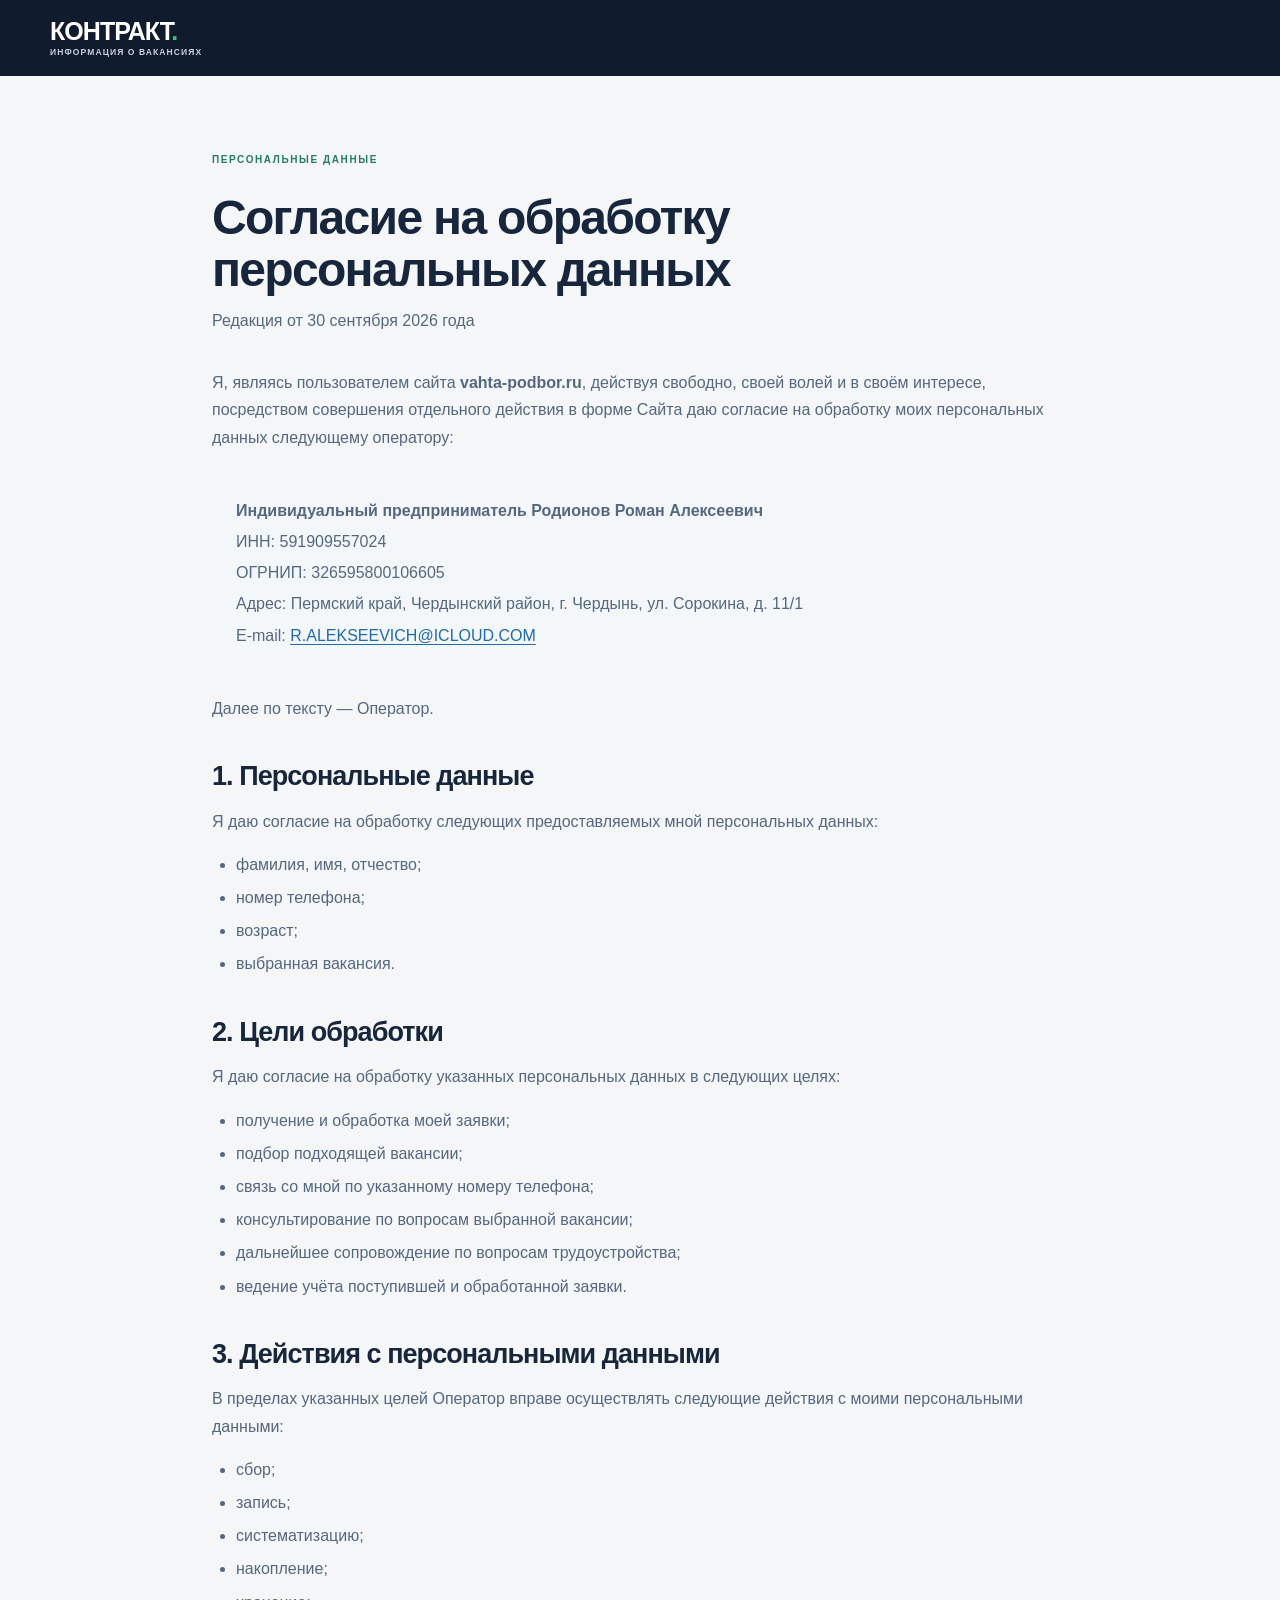
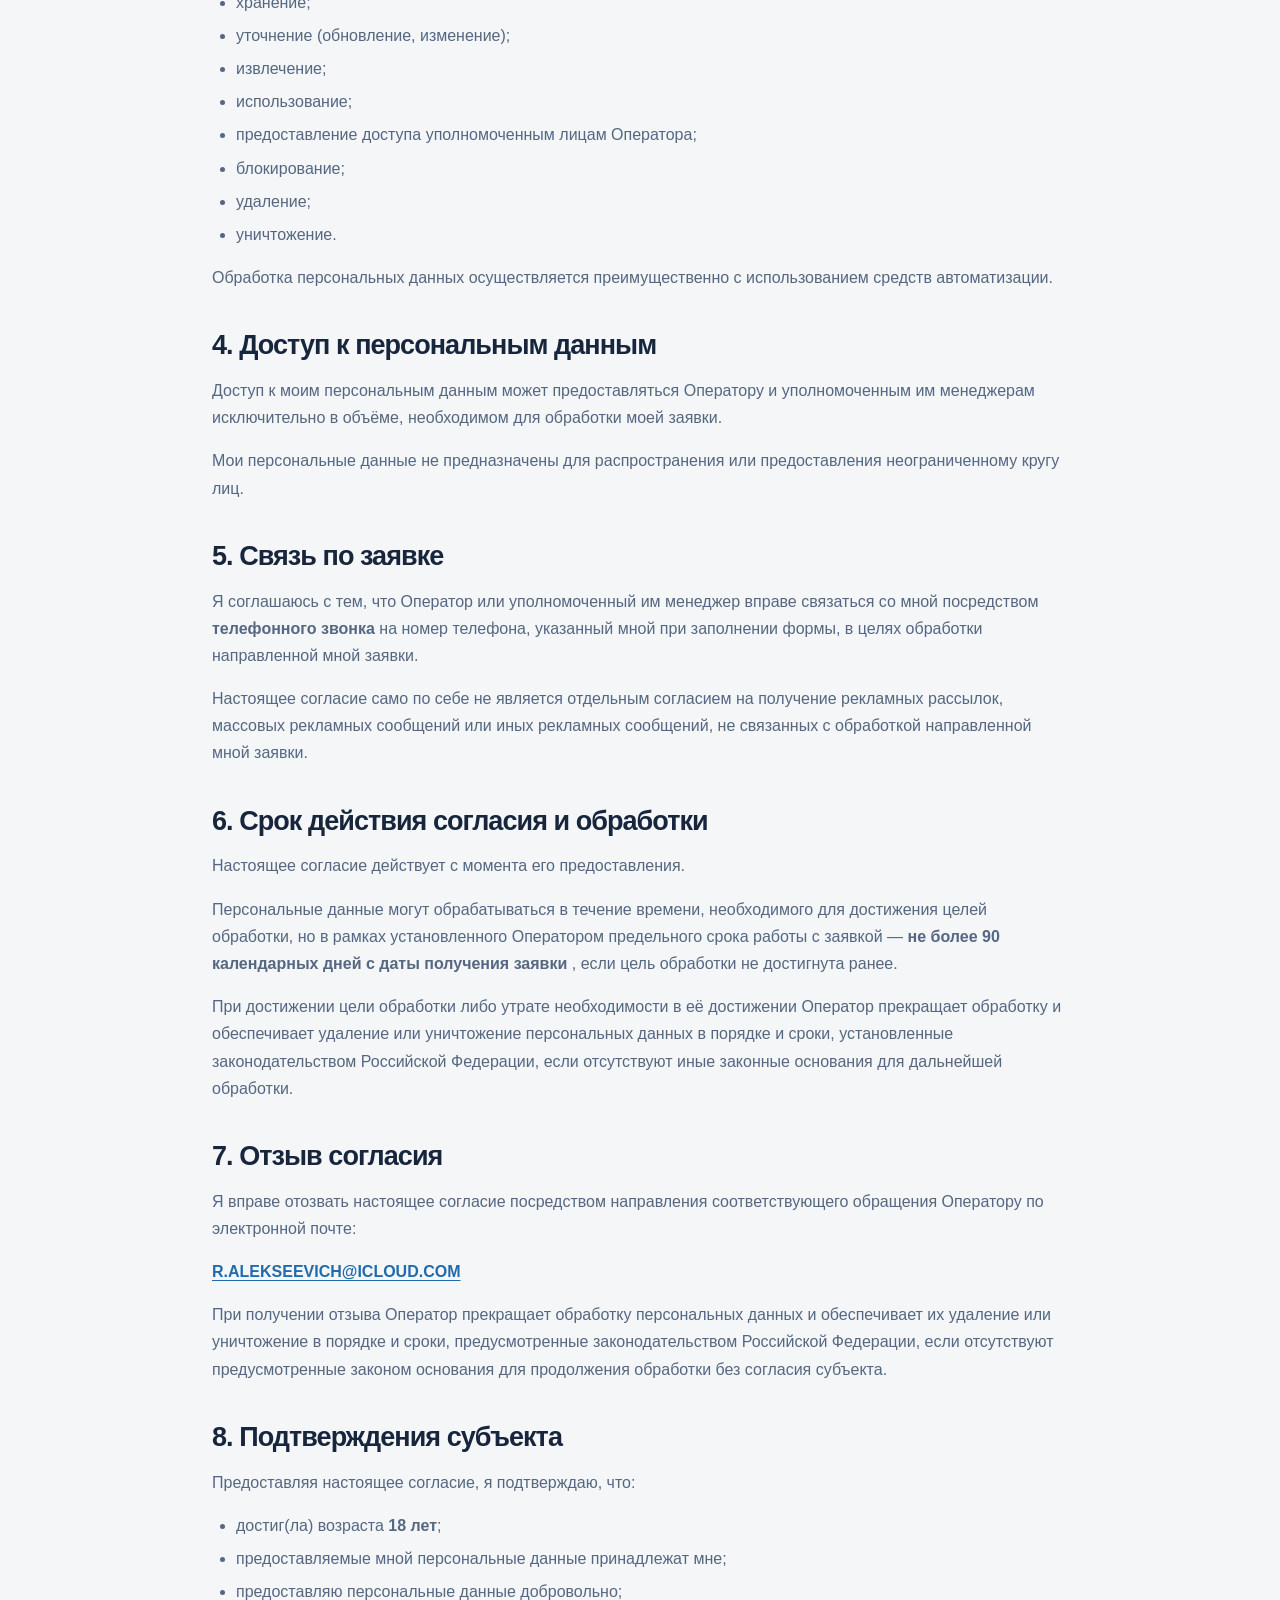
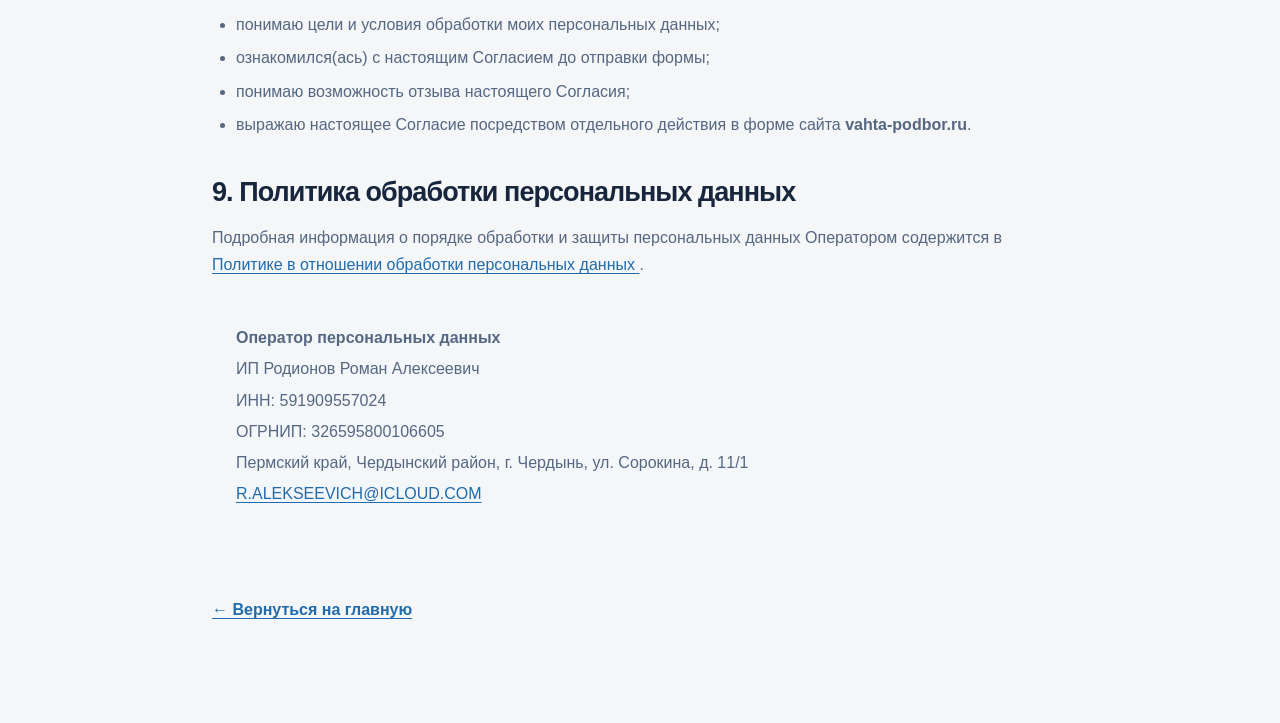
<file: consent.html>
<!doctype html>
<html lang="ru">
<head>
  <meta charset="utf-8">
  <meta name="viewport" content="width=device-width, initial-scale=1">
  <meta name="robots" content="index,follow">

  <title>Согласие на обработку персональных данных</title>

  <link rel="stylesheet" href="css/style.css">

  <style>
    .legal-page {
      max-width: 900px;
      margin: 0 auto;
      padding: 70px 22px 100px;
      min-height: 70vh;
    }

    .legal-page h1 {
      margin: 12px 0 10px;
      font-size: clamp(30px, 5vw, 48px);
      line-height: 1.1;
    }

    .legal-page h2 {
      margin: 38px 0 14px;
      font-size: clamp(21px, 3vw, 27px);
      line-height: 1.25;
    }

    .legal-page p,
    .legal-page li {
      color: #556781;
      line-height: 1.7;
      font-size: 16px;
    }

    .legal-page ul {
      padding-left: 24px;
    }

    .legal-page li {
      margin-bottom: 6px;
    }

    .legal-page a {
      color: #216bac;
      text-decoration: underline;
      text-underline-offset: 3px;
    }

    .legal-meta {
      margin: 0 0 35px;
      color: #75859a;
    }

    .legal-operator {
      padding: 20px 24px;
      margin: 22px 0;
      background: #f4f7fa;
      border-radius: 14px;
    }

    .legal-operator p {
      margin: 4px 0;
    }

    .legal-back {
      display: inline-block;
      margin-top: 45px;
      font-weight: 600;
    }

    @media (max-width: 600px) {
      .legal-page {
        padding: 45px 18px 70px;
      }

      .legal-operator {
        padding: 17px;
      }
    }
  </style>
</head>

<body>

<header class="site-header">
  <div class="container header-inner">
    <a class="brand" href="index.html">
      <span class="brand-name">
        КОНТРАКТ<span class="brand-dot">.</span>
      </span>
      <span class="brand-caption">ИНФОРМАЦИЯ О ВАКАНСИЯХ</span>
    </a>
  </div>
</header>

<main class="legal-page">

  <span class="section-kicker">ПЕРСОНАЛЬНЫЕ ДАННЫЕ</span>

  <h1>Согласие на обработку персональных данных</h1>

  <p class="legal-meta">
    Редакция от 30 сентября 2026 года
  </p>

  <p>
    Я, являясь пользователем сайта
    <strong>vahta-podbor.ru</strong>, действуя свободно,
    своей волей и в своём интересе, посредством совершения
    отдельного действия в форме Сайта даю согласие на обработку
    моих персональных данных следующему оператору:
  </p>

  <div class="legal-operator">
    <p>
      <strong>
        Индивидуальный предприниматель Родионов Роман Алексеевич
      </strong>
    </p>

    <p>ИНН: 591909557024</p>
    <p>ОГРНИП: 326595800106605</p>

    <p>
      Адрес: Пермский край, Чердынский район,
      г. Чердынь, ул. Сорокина, д. 11/1
    </p>

    <p>
      E-mail:
      <a href="mailto:R.ALEKSEEVICH@ICLOUD.COM">
        R.ALEKSEEVICH@ICLOUD.COM
      </a>
    </p>
  </div>

  <p>
    Далее по тексту — Оператор.
  </p>


  <h2>1. Персональные данные</h2>

  <p>
    Я даю согласие на обработку следующих предоставляемых
    мной персональных данных:
  </p>

  <ul>
    <li>фамилия, имя, отчество;</li>
    <li>номер телефона;</li>
    <li>возраст;</li>
    <li>выбранная вакансия.</li>
  </ul>


  <h2>2. Цели обработки</h2>

  <p>
    Я даю согласие на обработку указанных персональных данных
    в следующих целях:
  </p>

  <ul>
    <li>получение и обработка моей заявки;</li>

    <li>подбор подходящей вакансии;</li>

    <li>
      связь со мной по указанному номеру телефона;
    </li>

    <li>
      консультирование по вопросам выбранной вакансии;
    </li>

    <li>
      дальнейшее сопровождение по вопросам трудоустройства;
    </li>

    <li>
      ведение учёта поступившей и обработанной заявки.
    </li>
  </ul>


  <h2>3. Действия с персональными данными</h2>

  <p>
    В пределах указанных целей Оператор вправе осуществлять
    следующие действия с моими персональными данными:
  </p>

  <ul>
    <li>сбор;</li>
    <li>запись;</li>
    <li>систематизацию;</li>
    <li>накопление;</li>
    <li>хранение;</li>
    <li>уточнение (обновление, изменение);</li>
    <li>извлечение;</li>
    <li>использование;</li>

    <li>
      предоставление доступа уполномоченным лицам Оператора;
    </li>

    <li>блокирование;</li>
    <li>удаление;</li>
    <li>уничтожение.</li>
  </ul>

  <p>
    Обработка персональных данных осуществляется преимущественно
    с использованием средств автоматизации.
  </p>


  <h2>4. Доступ к персональным данным</h2>

  <p>
    Доступ к моим персональным данным может предоставляться
    Оператору и уполномоченным им менеджерам исключительно
    в объёме, необходимом для обработки моей заявки.
  </p>

  <p>
    Мои персональные данные не предназначены для распространения
    или предоставления неограниченному кругу лиц.
  </p>


  <h2>5. Связь по заявке</h2>

  <p>
    Я соглашаюсь с тем, что Оператор или уполномоченный им
    менеджер вправе связаться со мной посредством
    <strong>телефонного звонка</strong> на номер телефона,
    указанный мной при заполнении формы, в целях обработки
    направленной мной заявки.
  </p>

  <p>
    Настоящее согласие само по себе не является отдельным
    согласием на получение рекламных рассылок, массовых
    рекламных сообщений или иных рекламных сообщений,
    не связанных с обработкой направленной мной заявки.
  </p>


  <h2>6. Срок действия согласия и обработки</h2>

  <p>
    Настоящее согласие действует с момента его предоставления.
  </p>

  <p>
    Персональные данные могут обрабатываться в течение времени,
    необходимого для достижения целей обработки, но в рамках
    установленного Оператором предельного срока работы с заявкой —
    <strong>
      не более 90 календарных дней с даты получения заявки
    </strong>,
    если цель обработки не достигнута ранее.
  </p>

  <p>
    При достижении цели обработки либо утрате необходимости
    в её достижении Оператор прекращает обработку и обеспечивает
    удаление или уничтожение персональных данных в порядке
    и сроки, установленные законодательством Российской Федерации,
    если отсутствуют иные законные основания для дальнейшей
    обработки.
  </p>


  <h2>7. Отзыв согласия</h2>

  <p>
    Я вправе отозвать настоящее согласие посредством направления
    соответствующего обращения Оператору по электронной почте:
  </p>

  <p>
    <a href="mailto:R.ALEKSEEVICH@ICLOUD.COM">
      <strong>R.ALEKSEEVICH@ICLOUD.COM</strong>
    </a>
  </p>

  <p>
    При получении отзыва Оператор прекращает обработку
    персональных данных и обеспечивает их удаление или уничтожение
    в порядке и сроки, предусмотренные законодательством
    Российской Федерации, если отсутствуют предусмотренные законом
    основания для продолжения обработки без согласия субъекта.
  </p>


  <h2>8. Подтверждения субъекта</h2>

  <p>
    Предоставляя настоящее согласие, я подтверждаю, что:
  </p>

  <ul>
    <li>
      достиг(ла) возраста <strong>18 лет</strong>;
    </li>

    <li>
      предоставляемые мной персональные данные принадлежат мне;
    </li>

    <li>
      предоставляю персональные данные добровольно;
    </li>

    <li>
      понимаю цели и условия обработки моих персональных данных;
    </li>

    <li>
      ознакомился(ась) с настоящим Согласием до отправки формы;
    </li>

    <li>
      понимаю возможность отзыва настоящего Согласия;
    </li>

    <li>
      выражаю настоящее Согласие посредством отдельного действия
      в форме сайта <strong>vahta-podbor.ru</strong>.
    </li>
  </ul>


  <h2>9. Политика обработки персональных данных</h2>

  <p>
    Подробная информация о порядке обработки и защиты
    персональных данных Оператором содержится в
    <a href="privacy.html">
      Политике в отношении обработки персональных данных
    </a>.
  </p>


  <div class="legal-operator">
    <p>
      <strong>Оператор персональных данных</strong>
    </p>

    <p>ИП Родионов Роман Алексеевич</p>
    <p>ИНН: 591909557024</p>
    <p>ОГРНИП: 326595800106605</p>

    <p>
      Пермский край, Чердынский район,
      г. Чердынь, ул. Сорокина, д. 11/1
    </p>

    <p>
      <a href="mailto:R.ALEKSEEVICH@ICLOUD.COM">
        R.ALEKSEEVICH@ICLOUD.COM
      </a>
    </p>
  </div>


  <a class="legal-back" href="index.html">
    ← Вернуться на главную
  </a>

</main>

</body>
</html>
</file>
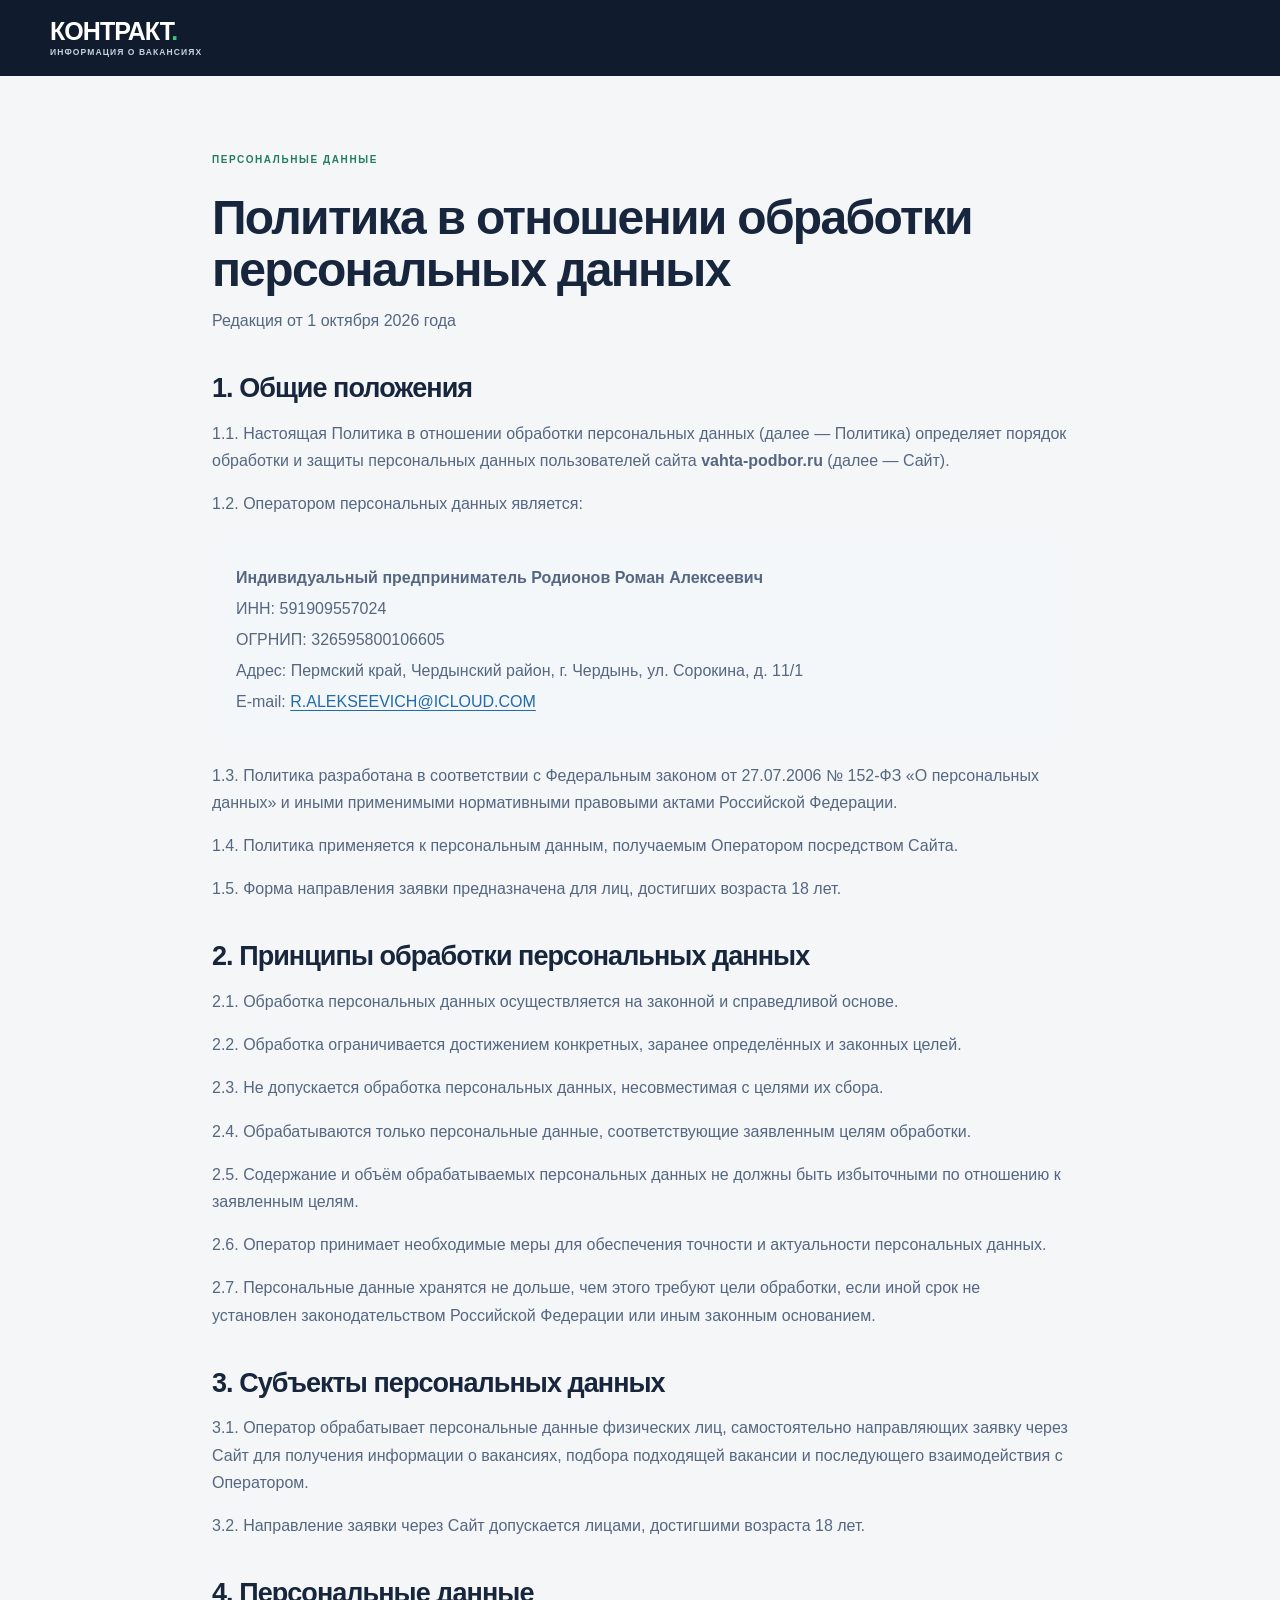
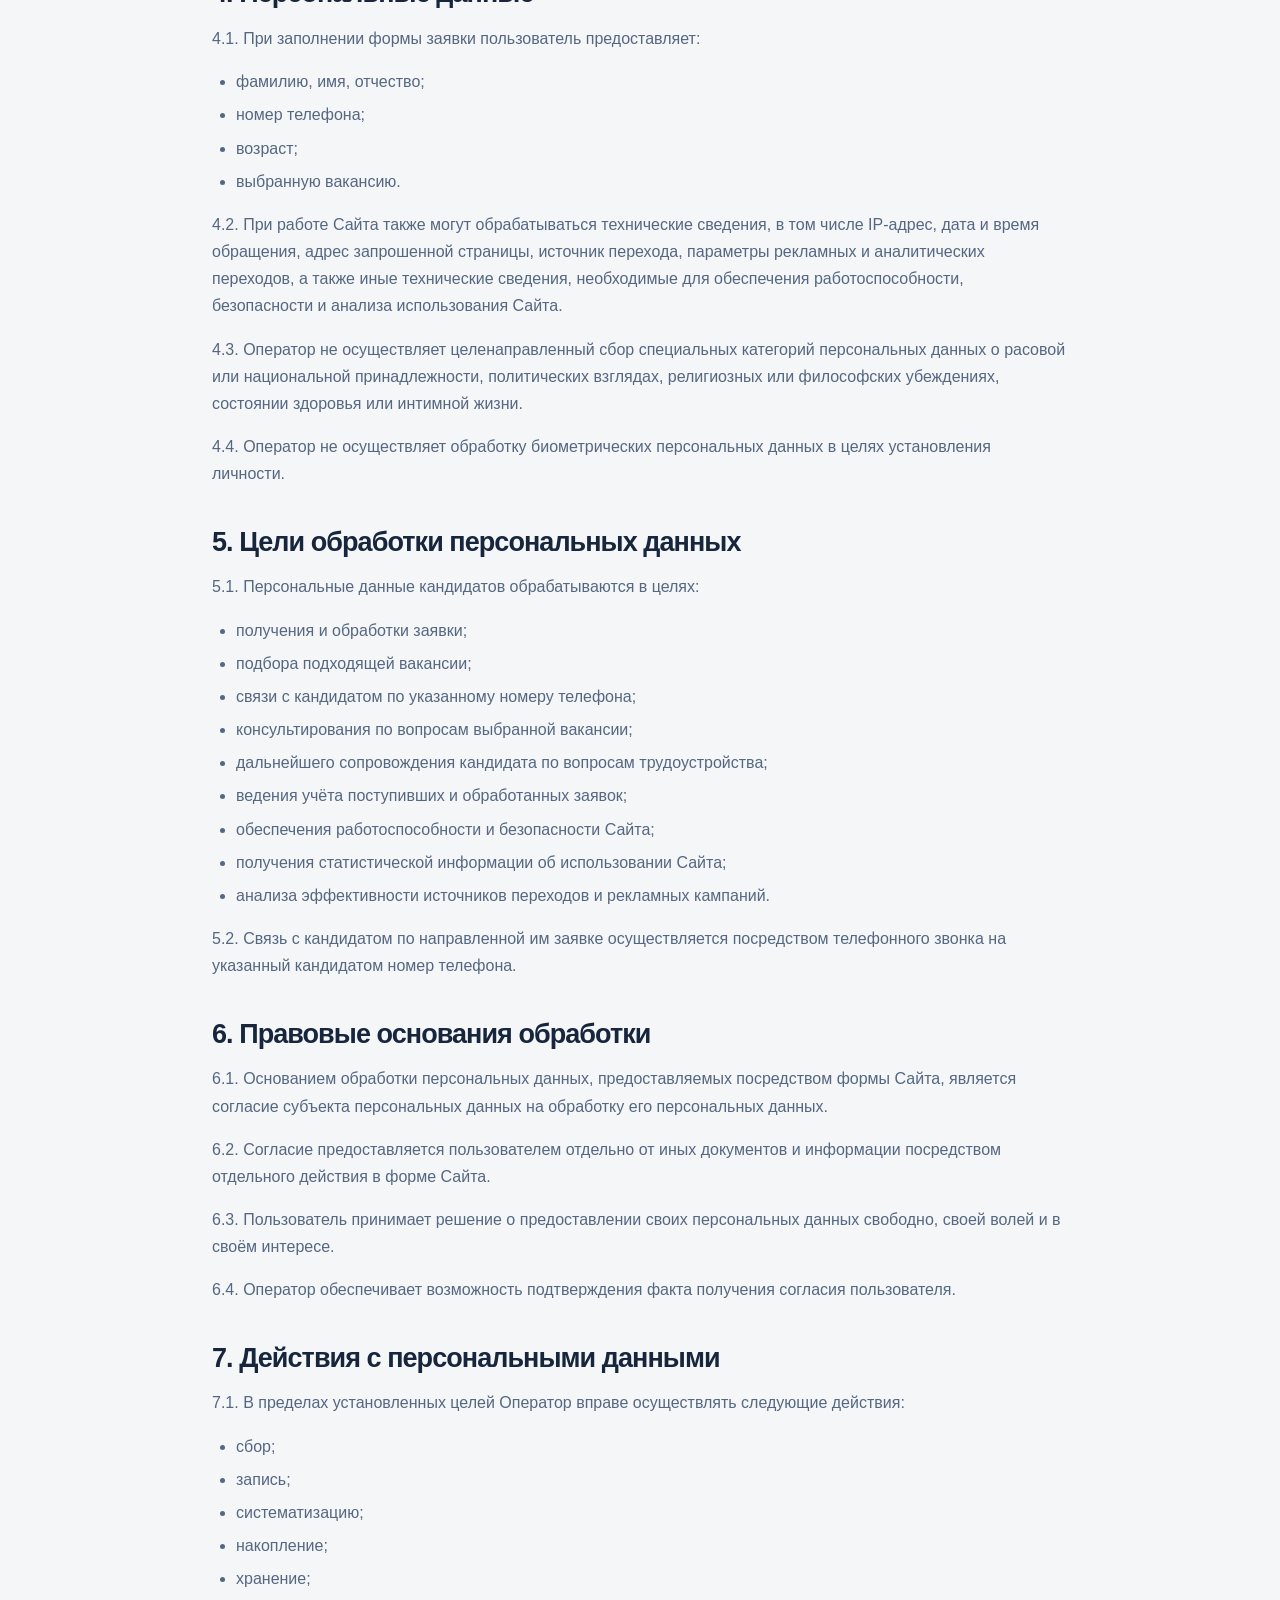
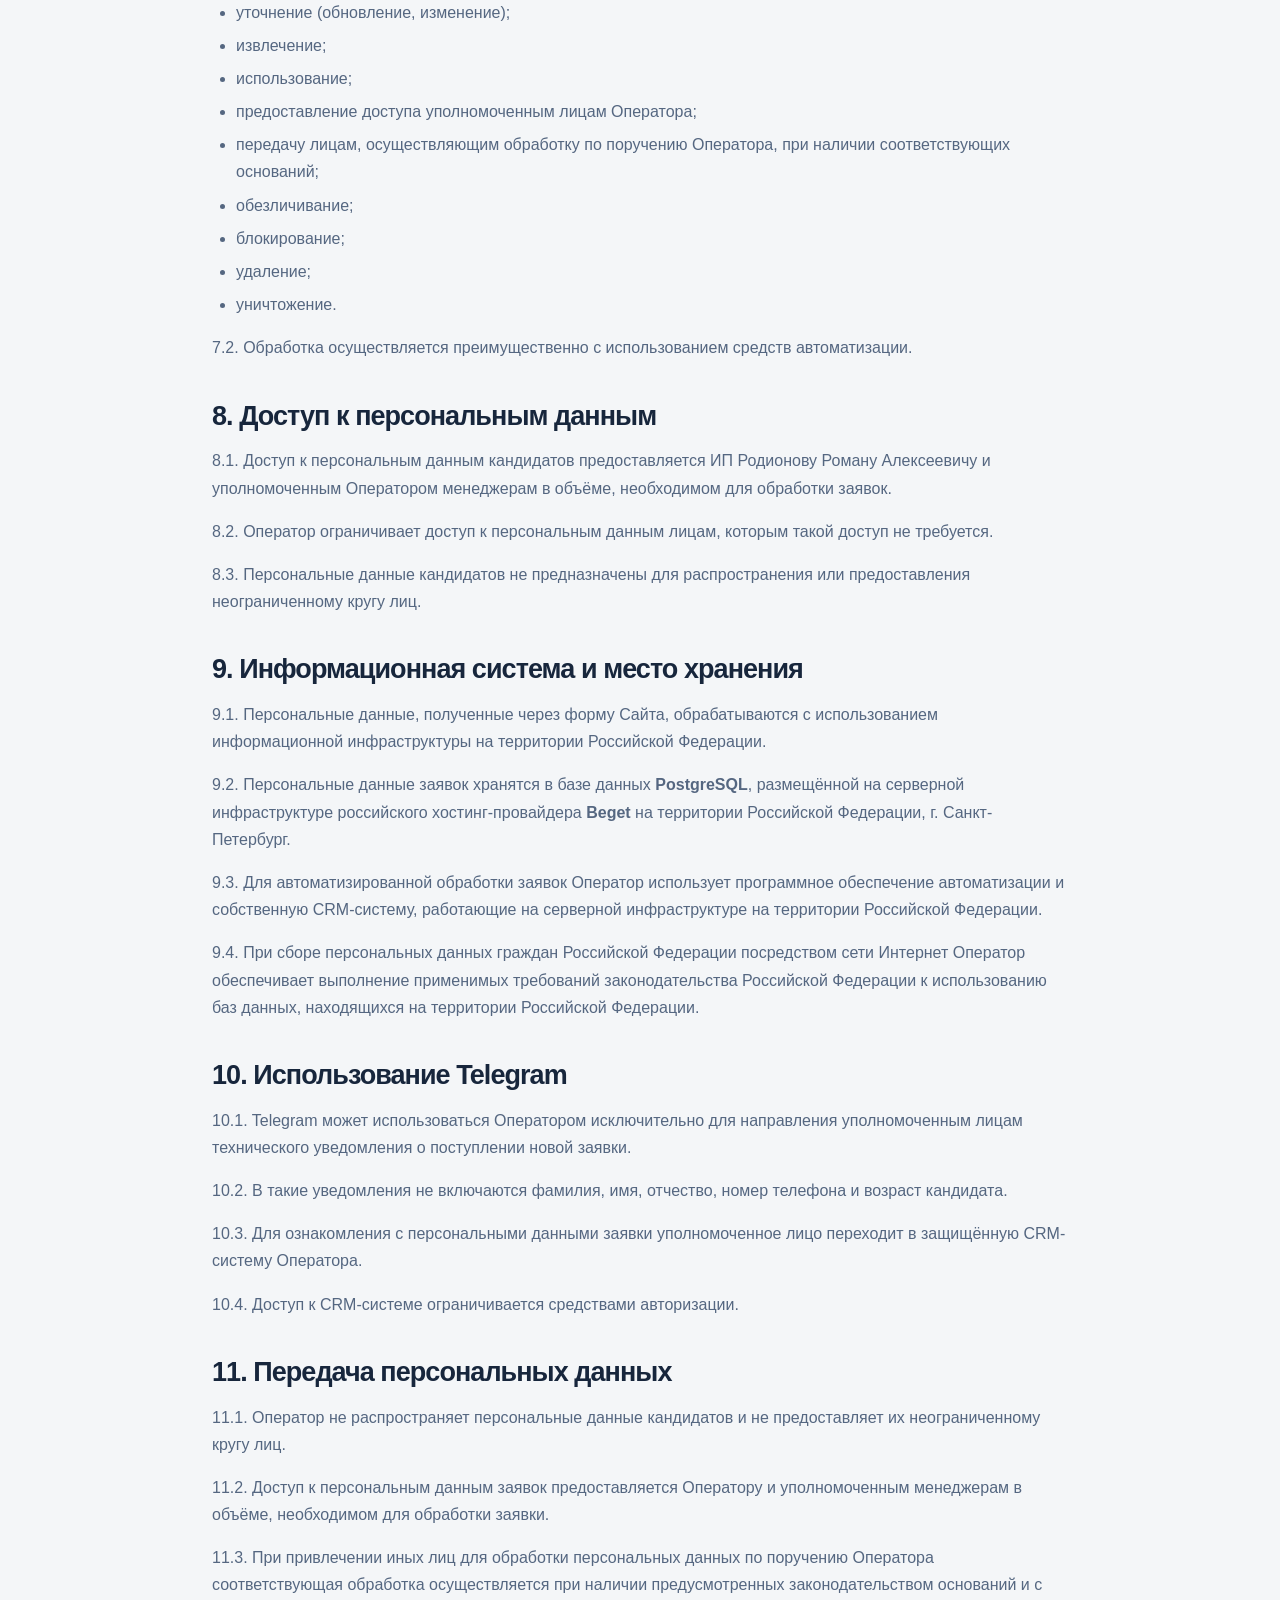
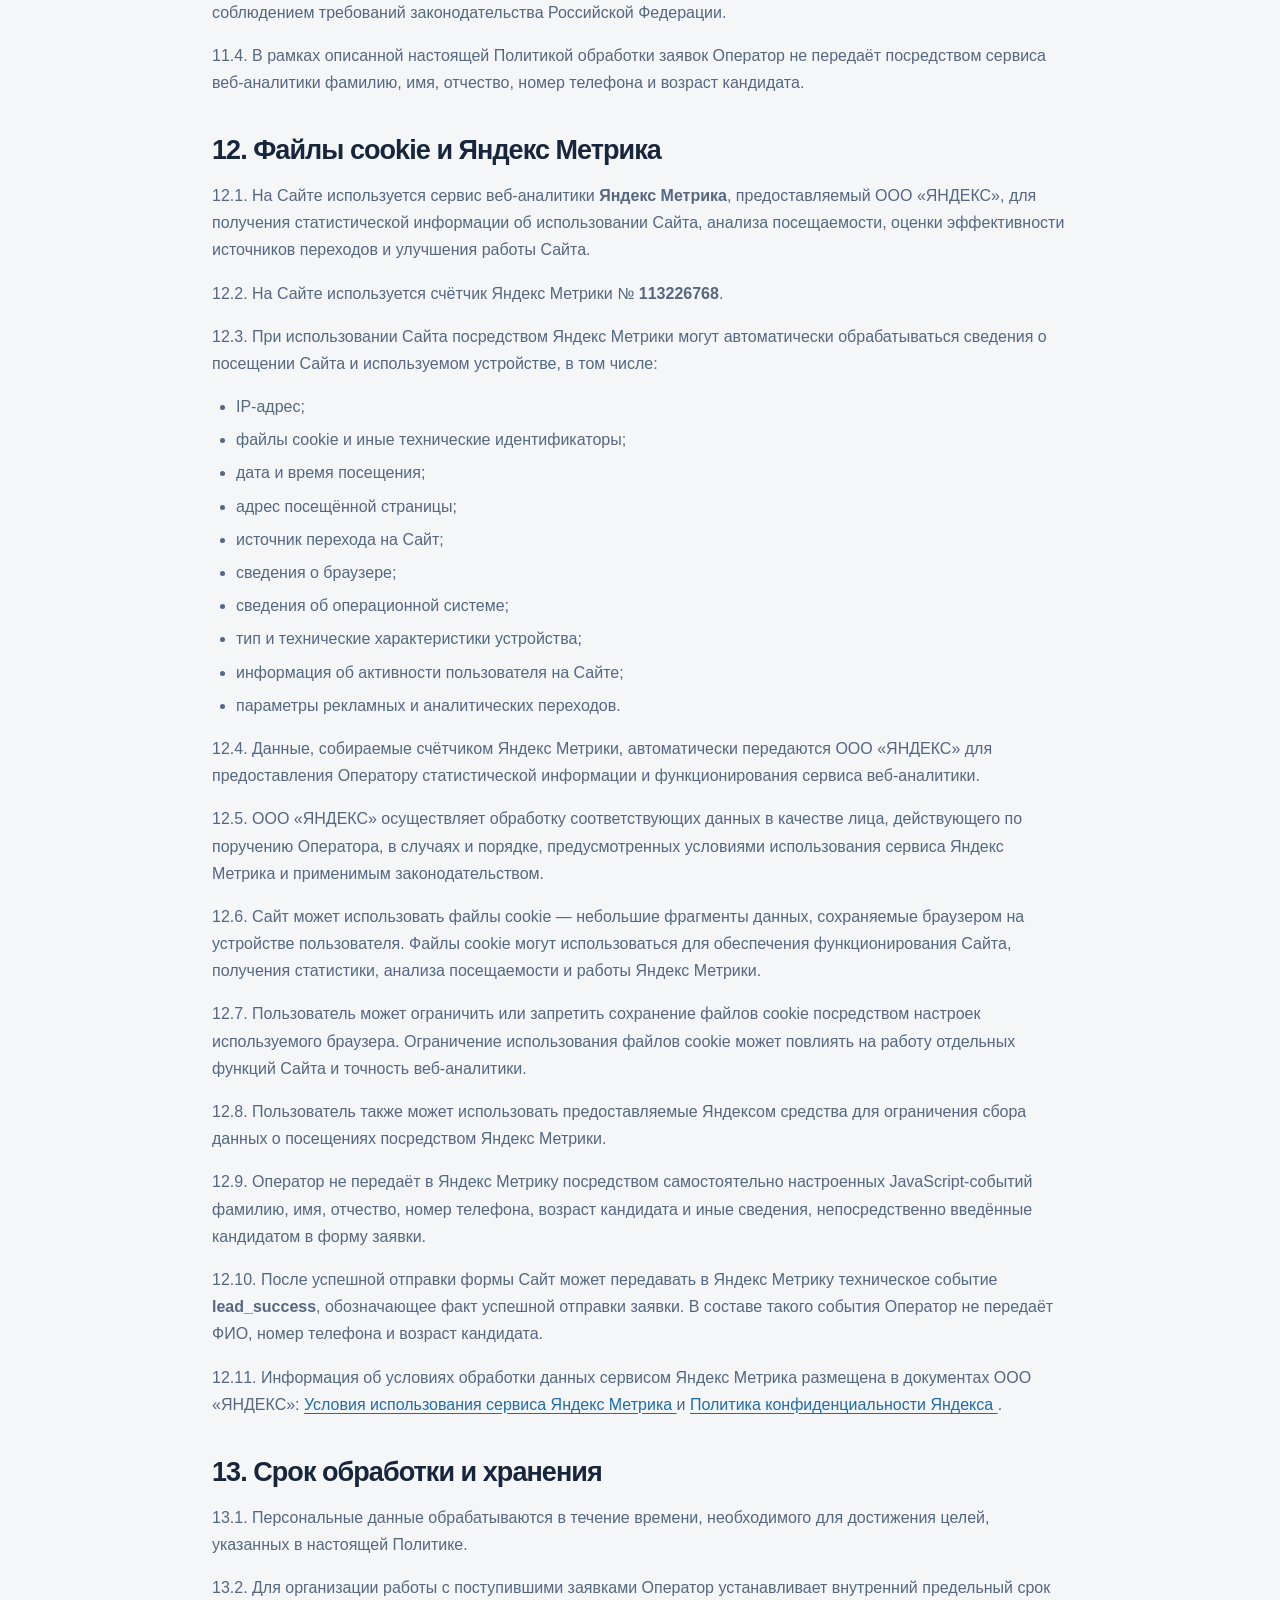
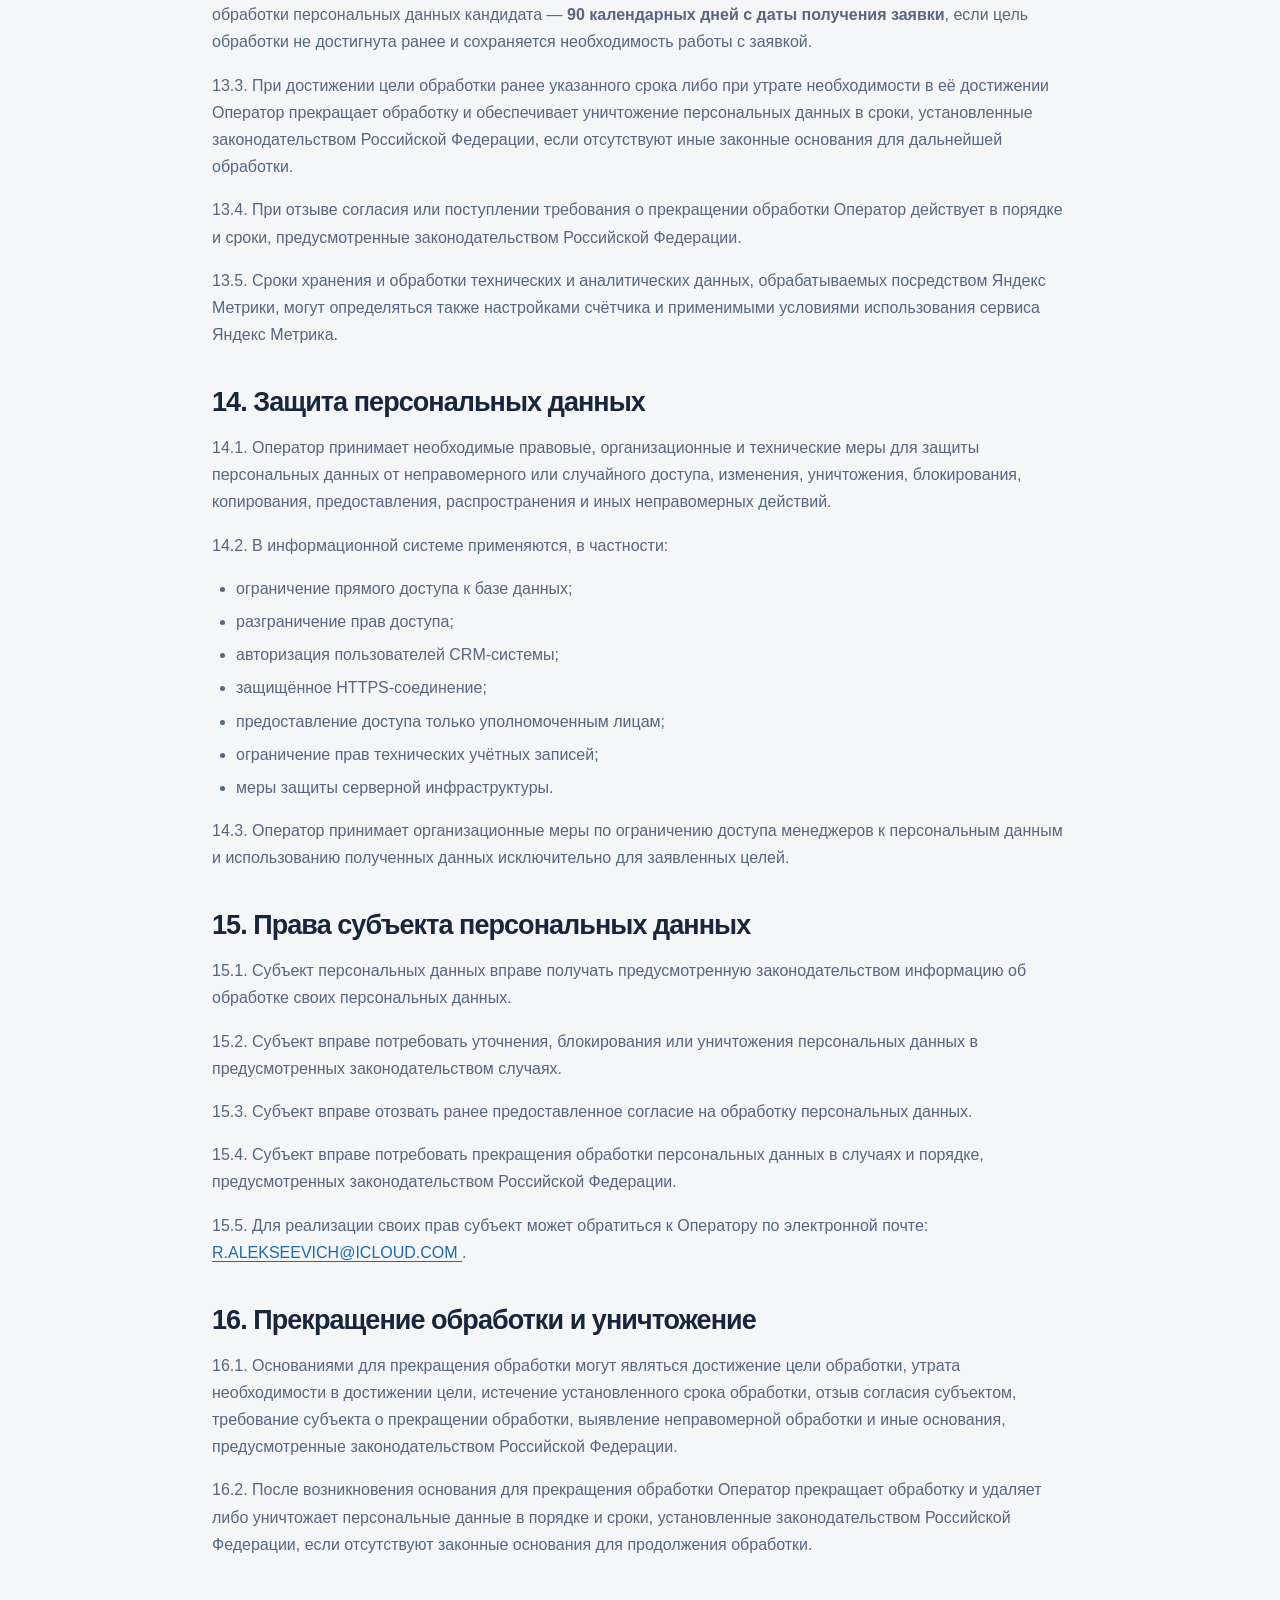
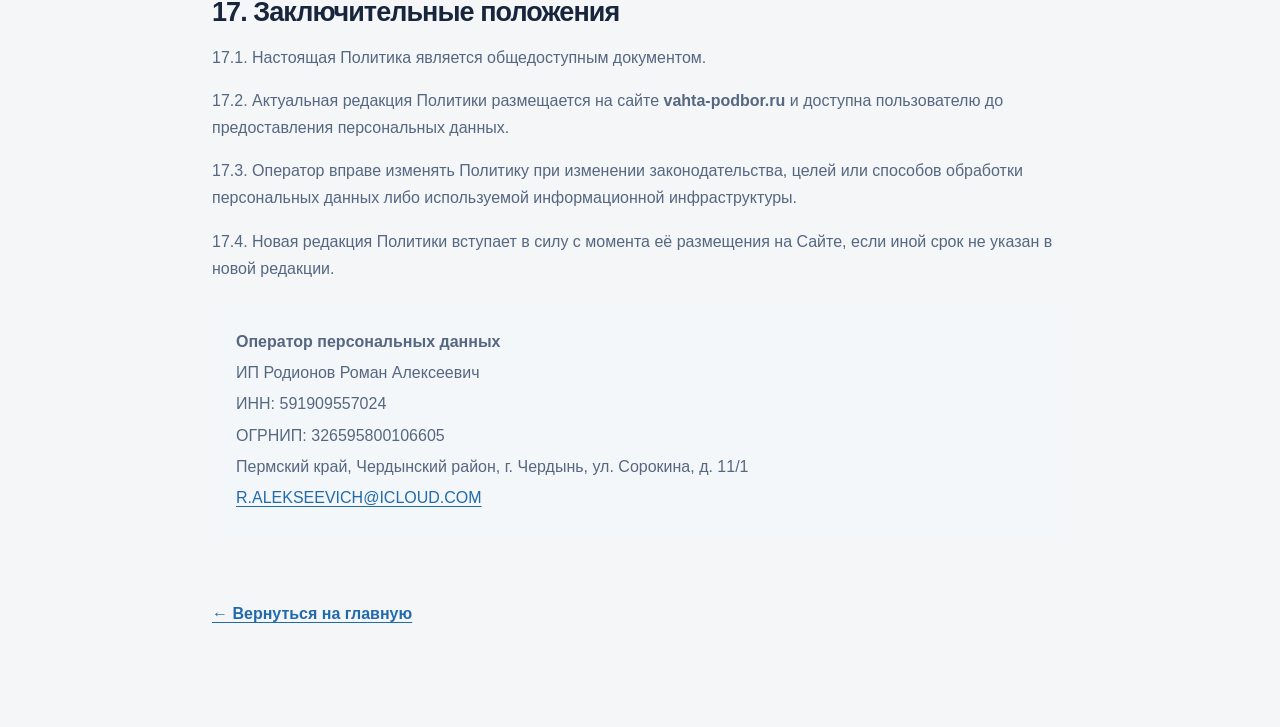
<file: privacy.html>
<!doctype html>
<html lang="ru">
<head>
  <meta charset="utf-8">
  <meta name="viewport" content="width=device-width, initial-scale=1">
  <meta name="robots" content="index,follow">

  <title>Политика в отношении обработки персональных данных</title>

  <link rel="stylesheet" href="css/style.css">

  <style>
    .legal-page {
      max-width: 900px;
      margin: 0 auto;
      padding: 70px 22px 100px;
      min-height: 70vh;
    }

    .legal-page h1 {
      margin: 12px 0 10px;
      font-size: clamp(30px, 5vw, 48px);
      line-height: 1.1;
    }

    .legal-page h2 {
      margin: 38px 0 14px;
      font-size: clamp(21px, 3vw, 27px);
      line-height: 1.25;
    }

    .legal-page p,
    .legal-page li {
      color: #556781;
      line-height: 1.7;
      font-size: 16px;
    }

    .legal-page ul {
      padding-left: 24px;
    }

    .legal-page li {
      margin-bottom: 6px;
    }

    .legal-page a {
      color: #216bac;
      text-decoration: underline;
      text-underline-offset: 3px;
    }

    .legal-meta {
      margin: 0 0 35px;
      color: #75859a;
    }

    .legal-operator {
      padding: 20px 24px;
      margin: 22px 0;
      background: #f4f7fa;
      border-radius: 14px;
    }

    .legal-operator p {
      margin: 4px 0;
    }

    .legal-back {
      display: inline-block;
      margin-top: 45px;
      font-weight: 600;
    }

    @media (max-width: 600px) {
      .legal-page {
        padding: 45px 18px 70px;
      }

      .legal-operator {
        padding: 17px;
      }
    }
  </style>
</head>

<body>

<header class="site-header">
  <div class="container header-inner">
    <a class="brand" href="index.html">
      <span class="brand-name">
        КОНТРАКТ<span class="brand-dot">.</span>
      </span>
      <span class="brand-caption">ИНФОРМАЦИЯ О ВАКАНСИЯХ</span>
    </a>
  </div>
</header>

<main class="legal-page">

  <span class="section-kicker">ПЕРСОНАЛЬНЫЕ ДАННЫЕ</span>

  <h1>Политика в отношении обработки персональных данных</h1>

  <p class="legal-meta">
    Редакция от 1 октября 2026 года
  </p>


  <h2>1. Общие положения</h2>

  <p>
    1.1. Настоящая Политика в отношении обработки персональных
    данных (далее — Политика) определяет порядок обработки и
    защиты персональных данных пользователей сайта
    <strong>vahta-podbor.ru</strong> (далее — Сайт).
  </p>

  <p>1.2. Оператором персональных данных является:</p>

  <div class="legal-operator">
    <p><strong>Индивидуальный предприниматель Родионов Роман Алексеевич</strong></p>
    <p>ИНН: 591909557024</p>
    <p>ОГРНИП: 326595800106605</p>
    <p>
      Адрес: Пермский край, Чердынский район,
      г. Чердынь, ул. Сорокина, д. 11/1
    </p>
    <p>
      E-mail:
      <a href="mailto:R.ALEKSEEVICH@ICLOUD.COM">
        R.ALEKSEEVICH@ICLOUD.COM
      </a>
    </p>
  </div>

  <p>
    1.3. Политика разработана в соответствии с Федеральным законом
    от 27.07.2006 № 152-ФЗ «О персональных данных» и иными
    применимыми нормативными правовыми актами Российской Федерации.
  </p>

  <p>
    1.4. Политика применяется к персональным данным, получаемым
    Оператором посредством Сайта.
  </p>

  <p>
    1.5. Форма направления заявки предназначена для лиц,
    достигших возраста 18 лет.
  </p>


  <h2>2. Принципы обработки персональных данных</h2>

  <p>
    2.1. Обработка персональных данных осуществляется на законной
    и справедливой основе.
  </p>

  <p>
    2.2. Обработка ограничивается достижением конкретных,
    заранее определённых и законных целей.
  </p>

  <p>
    2.3. Не допускается обработка персональных данных,
    несовместимая с целями их сбора.
  </p>

  <p>
    2.4. Обрабатываются только персональные данные,
    соответствующие заявленным целям обработки.
  </p>

  <p>
    2.5. Содержание и объём обрабатываемых персональных данных
    не должны быть избыточными по отношению к заявленным целям.
  </p>

  <p>
    2.6. Оператор принимает необходимые меры для обеспечения
    точности и актуальности персональных данных.
  </p>

  <p>
    2.7. Персональные данные хранятся не дольше, чем этого требуют
    цели обработки, если иной срок не установлен законодательством
    Российской Федерации или иным законным основанием.
  </p>


  <h2>3. Субъекты персональных данных</h2>

  <p>
    3.1. Оператор обрабатывает персональные данные физических лиц,
    самостоятельно направляющих заявку через Сайт для получения
    информации о вакансиях, подбора подходящей вакансии и
    последующего взаимодействия с Оператором.
  </p>

  <p>
    3.2. Направление заявки через Сайт допускается лицами,
    достигшими возраста 18 лет.
  </p>


  <h2>4. Персональные данные</h2>

  <p>
    4.1. При заполнении формы заявки пользователь предоставляет:
  </p>

  <ul>
    <li>фамилию, имя, отчество;</li>
    <li>номер телефона;</li>
    <li>возраст;</li>
    <li>выбранную вакансию.</li>
  </ul>

  <p>
    4.2. При работе Сайта также могут обрабатываться технические
    сведения, в том числе IP-адрес, дата и время обращения,
    адрес запрошенной страницы, источник перехода, параметры
    рекламных и аналитических переходов, а также иные технические
    сведения, необходимые для обеспечения работоспособности,
    безопасности и анализа использования Сайта.
  </p>

  <p>
    4.3. Оператор не осуществляет целенаправленный сбор специальных
    категорий персональных данных о расовой или национальной
    принадлежности, политических взглядах, религиозных или
    философских убеждениях, состоянии здоровья или интимной жизни.
  </p>

  <p>
    4.4. Оператор не осуществляет обработку биометрических
    персональных данных в целях установления личности.
  </p>


  <h2>5. Цели обработки персональных данных</h2>

  <p>
    5.1. Персональные данные кандидатов обрабатываются в целях:
  </p>

  <ul>
    <li>получения и обработки заявки;</li>
    <li>подбора подходящей вакансии;</li>
    <li>связи с кандидатом по указанному номеру телефона;</li>
    <li>консультирования по вопросам выбранной вакансии;</li>
    <li>
      дальнейшего сопровождения кандидата по вопросам
      трудоустройства;
    </li>
    <li>ведения учёта поступивших и обработанных заявок;</li>
    <li>обеспечения работоспособности и безопасности Сайта;</li>
    <li>получения статистической информации об использовании Сайта;</li>
    <li>анализа эффективности источников переходов и рекламных кампаний.</li>
  </ul>

  <p>
    5.2. Связь с кандидатом по направленной им заявке
    осуществляется посредством телефонного звонка на указанный
    кандидатом номер телефона.
  </p>


  <h2>6. Правовые основания обработки</h2>

  <p>
    6.1. Основанием обработки персональных данных, предоставляемых
    посредством формы Сайта, является согласие субъекта
    персональных данных на обработку его персональных данных.
  </p>

  <p>
    6.2. Согласие предоставляется пользователем отдельно от иных
    документов и информации посредством отдельного действия
    в форме Сайта.
  </p>

  <p>
    6.3. Пользователь принимает решение о предоставлении своих
    персональных данных свободно, своей волей и в своём интересе.
  </p>

  <p>
    6.4. Оператор обеспечивает возможность подтверждения факта
    получения согласия пользователя.
  </p>


  <h2>7. Действия с персональными данными</h2>

  <p>
    7.1. В пределах установленных целей Оператор вправе
    осуществлять следующие действия:
  </p>

  <ul>
    <li>сбор;</li>
    <li>запись;</li>
    <li>систематизацию;</li>
    <li>накопление;</li>
    <li>хранение;</li>
    <li>уточнение (обновление, изменение);</li>
    <li>извлечение;</li>
    <li>использование;</li>
    <li>предоставление доступа уполномоченным лицам Оператора;</li>
    <li>передачу лицам, осуществляющим обработку по поручению Оператора, при наличии соответствующих оснований;</li>
    <li>обезличивание;</li>
    <li>блокирование;</li>
    <li>удаление;</li>
    <li>уничтожение.</li>
  </ul>

  <p>
    7.2. Обработка осуществляется преимущественно с использованием
    средств автоматизации.
  </p>


  <h2>8. Доступ к персональным данным</h2>

  <p>
    8.1. Доступ к персональным данным кандидатов предоставляется
    ИП Родионову Роману Алексеевичу и уполномоченным Оператором
    менеджерам в объёме, необходимом для обработки заявок.
  </p>

  <p>
    8.2. Оператор ограничивает доступ к персональным данным лицам,
    которым такой доступ не требуется.
  </p>

  <p>
    8.3. Персональные данные кандидатов не предназначены для
    распространения или предоставления неограниченному кругу лиц.
  </p>


  <h2>9. Информационная система и место хранения</h2>

  <p>
    9.1. Персональные данные, полученные через форму Сайта,
    обрабатываются с использованием информационной инфраструктуры
    на территории Российской Федерации.
  </p>

  <p>
    9.2. Персональные данные заявок хранятся в базе данных
    <strong>PostgreSQL</strong>, размещённой на серверной
    инфраструктуре российского хостинг-провайдера
    <strong>Beget</strong> на территории Российской Федерации,
    г. Санкт-Петербург.
  </p>

  <p>
    9.3. Для автоматизированной обработки заявок Оператор
    использует программное обеспечение автоматизации и собственную
    CRM-систему, работающие на серверной инфраструктуре
    на территории Российской Федерации.
  </p>

  <p>
    9.4. При сборе персональных данных граждан Российской Федерации
    посредством сети Интернет Оператор обеспечивает выполнение
    применимых требований законодательства Российской Федерации
    к использованию баз данных, находящихся на территории
    Российской Федерации.
  </p>


  <h2>10. Использование Telegram</h2>

  <p>
    10.1. Telegram может использоваться Оператором исключительно
    для направления уполномоченным лицам технического уведомления
    о поступлении новой заявки.
  </p>

  <p>
    10.2. В такие уведомления не включаются фамилия, имя, отчество,
    номер телефона и возраст кандидата.
  </p>

  <p>
    10.3. Для ознакомления с персональными данными заявки
    уполномоченное лицо переходит в защищённую CRM-систему
    Оператора.
  </p>

  <p>
    10.4. Доступ к CRM-системе ограничивается средствами
    авторизации.
  </p>


  <h2>11. Передача персональных данных</h2>

  <p>
    11.1. Оператор не распространяет персональные данные кандидатов
    и не предоставляет их неограниченному кругу лиц.
  </p>

  <p>
    11.2. Доступ к персональным данным заявок предоставляется
    Оператору и уполномоченным менеджерам в объёме, необходимом
    для обработки заявки.
  </p>

  <p>
    11.3. При привлечении иных лиц для обработки персональных
    данных по поручению Оператора соответствующая обработка
    осуществляется при наличии предусмотренных законодательством
    оснований и с соблюдением требований законодательства
    Российской Федерации.
  </p>

  <p>
    11.4. В рамках описанной настоящей Политикой обработки заявок
    Оператор не передаёт посредством сервиса веб-аналитики
    фамилию, имя, отчество, номер телефона и возраст кандидата.
  </p>


  <h2>12. Файлы cookie и Яндекс Метрика</h2>

  <p>
    12.1. На Сайте используется сервис веб-аналитики
    <strong>Яндекс Метрика</strong>, предоставляемый
    ООО «ЯНДЕКС», для получения статистической информации
    об использовании Сайта, анализа посещаемости, оценки
    эффективности источников переходов и улучшения работы Сайта.
  </p>

  <p>
    12.2. На Сайте используется счётчик Яндекс Метрики
    № <strong>113226768</strong>.
  </p>

  <p>
    12.3. При использовании Сайта посредством Яндекс Метрики
    могут автоматически обрабатываться сведения о посещении
    Сайта и используемом устройстве, в том числе:
  </p>

  <ul>
    <li>IP-адрес;</li>
    <li>файлы cookie и иные технические идентификаторы;</li>
    <li>дата и время посещения;</li>
    <li>адрес посещённой страницы;</li>
    <li>источник перехода на Сайт;</li>
    <li>сведения о браузере;</li>
    <li>сведения об операционной системе;</li>
    <li>тип и технические характеристики устройства;</li>
    <li>информация об активности пользователя на Сайте;</li>
    <li>параметры рекламных и аналитических переходов.</li>
  </ul>

  <p>
    12.4. Данные, собираемые счётчиком Яндекс Метрики,
    автоматически передаются ООО «ЯНДЕКС» для предоставления
    Оператору статистической информации и функционирования
    сервиса веб-аналитики.
  </p>

  <p>
    12.5. ООО «ЯНДЕКС» осуществляет обработку соответствующих
    данных в качестве лица, действующего по поручению Оператора,
    в случаях и порядке, предусмотренных условиями использования
    сервиса Яндекс Метрика и применимым законодательством.
  </p>

  <p>
    12.6. Сайт может использовать файлы cookie — небольшие
    фрагменты данных, сохраняемые браузером на устройстве
    пользователя. Файлы cookie могут использоваться для
    обеспечения функционирования Сайта, получения статистики,
    анализа посещаемости и работы Яндекс Метрики.
  </p>

  <p>
    12.7. Пользователь может ограничить или запретить сохранение
    файлов cookie посредством настроек используемого браузера.
    Ограничение использования файлов cookie может повлиять
    на работу отдельных функций Сайта и точность веб-аналитики.
  </p>

  <p>
    12.8. Пользователь также может использовать предоставляемые
    Яндексом средства для ограничения сбора данных о посещениях
    посредством Яндекс Метрики.
  </p>

  <p>
    12.9. Оператор не передаёт в Яндекс Метрику посредством
    самостоятельно настроенных JavaScript-событий фамилию,
    имя, отчество, номер телефона, возраст кандидата и иные
    сведения, непосредственно введённые кандидатом в форму заявки.
  </p>

  <p>
    12.10. После успешной отправки формы Сайт может передавать
    в Яндекс Метрику техническое событие
    <strong>lead_success</strong>, обозначающее факт успешной
    отправки заявки. В составе такого события Оператор
    не передаёт ФИО, номер телефона и возраст кандидата.
  </p>

  <p>
    12.11. Информация об условиях обработки данных сервисом
    Яндекс Метрика размещена в документах ООО «ЯНДЕКС»:
    <a href="https://yandex.ru/legal/metrica_termsofuse/ru/"
       target="_blank"
       rel="noopener noreferrer">
      Условия использования сервиса Яндекс Метрика
    </a>
    и
    <a href="https://yandex.ru/legal/confidential/ru/"
       target="_blank"
       rel="noopener noreferrer">
      Политика конфиденциальности Яндекса
    </a>.
  </p>


  <h2>13. Срок обработки и хранения</h2>

  <p>
    13.1. Персональные данные обрабатываются в течение времени,
    необходимого для достижения целей, указанных в настоящей
    Политике.
  </p>

  <p>
    13.2. Для организации работы с поступившими заявками Оператор
    устанавливает внутренний предельный срок обработки персональных
    данных кандидата — <strong>90 календарных дней с даты получения
    заявки</strong>, если цель обработки не достигнута ранее и
    сохраняется необходимость работы с заявкой.
  </p>

  <p>
    13.3. При достижении цели обработки ранее указанного срока либо
    при утрате необходимости в её достижении Оператор прекращает
    обработку и обеспечивает уничтожение персональных данных
    в сроки, установленные законодательством Российской Федерации,
    если отсутствуют иные законные основания для дальнейшей
    обработки.
  </p>

  <p>
    13.4. При отзыве согласия или поступлении требования
    о прекращении обработки Оператор действует в порядке и сроки,
    предусмотренные законодательством Российской Федерации.
  </p>

  <p>
    13.5. Сроки хранения и обработки технических и аналитических
    данных, обрабатываемых посредством Яндекс Метрики, могут
    определяться также настройками счётчика и применимыми
    условиями использования сервиса Яндекс Метрика.
  </p>


  <h2>14. Защита персональных данных</h2>

  <p>
    14.1. Оператор принимает необходимые правовые, организационные
    и технические меры для защиты персональных данных от
    неправомерного или случайного доступа, изменения, уничтожения,
    блокирования, копирования, предоставления, распространения
    и иных неправомерных действий.
  </p>

  <p>14.2. В информационной системе применяются, в частности:</p>

  <ul>
    <li>ограничение прямого доступа к базе данных;</li>
    <li>разграничение прав доступа;</li>
    <li>авторизация пользователей CRM-системы;</li>
    <li>защищённое HTTPS-соединение;</li>
    <li>предоставление доступа только уполномоченным лицам;</li>
    <li>ограничение прав технических учётных записей;</li>
    <li>меры защиты серверной инфраструктуры.</li>
  </ul>

  <p>
    14.3. Оператор принимает организационные меры по ограничению
    доступа менеджеров к персональным данным и использованию
    полученных данных исключительно для заявленных целей.
  </p>


  <h2>15. Права субъекта персональных данных</h2>

  <p>
    15.1. Субъект персональных данных вправе получать
    предусмотренную законодательством информацию об обработке
    своих персональных данных.
  </p>

  <p>
    15.2. Субъект вправе потребовать уточнения, блокирования
    или уничтожения персональных данных в предусмотренных
    законодательством случаях.
  </p>

  <p>
    15.3. Субъект вправе отозвать ранее предоставленное согласие
    на обработку персональных данных.
  </p>

  <p>
    15.4. Субъект вправе потребовать прекращения обработки
    персональных данных в случаях и порядке, предусмотренных
    законодательством Российской Федерации.
  </p>

  <p>
    15.5. Для реализации своих прав субъект может обратиться
    к Оператору по электронной почте:
    <a href="mailto:R.ALEKSEEVICH@ICLOUD.COM">
      R.ALEKSEEVICH@ICLOUD.COM
    </a>.
  </p>


  <h2>16. Прекращение обработки и уничтожение</h2>

  <p>
    16.1. Основаниями для прекращения обработки могут являться
    достижение цели обработки, утрата необходимости в достижении
    цели, истечение установленного срока обработки, отзыв согласия
    субъектом, требование субъекта о прекращении обработки,
    выявление неправомерной обработки и иные основания,
    предусмотренные законодательством Российской Федерации.
  </p>

  <p>
    16.2. После возникновения основания для прекращения обработки
    Оператор прекращает обработку и удаляет либо уничтожает
    персональные данные в порядке и сроки, установленные
    законодательством Российской Федерации, если отсутствуют
    законные основания для продолжения обработки.
  </p>


  <h2>17. Заключительные положения</h2>

  <p>
    17.1. Настоящая Политика является общедоступным документом.
  </p>

  <p>
    17.2. Актуальная редакция Политики размещается на сайте
    <strong>vahta-podbor.ru</strong> и доступна пользователю
    до предоставления персональных данных.
  </p>

  <p>
    17.3. Оператор вправе изменять Политику при изменении
    законодательства, целей или способов обработки персональных
    данных либо используемой информационной инфраструктуры.
  </p>

  <p>
    17.4. Новая редакция Политики вступает в силу с момента
    её размещения на Сайте, если иной срок не указан
    в новой редакции.
  </p>


  <div class="legal-operator">
    <p><strong>Оператор персональных данных</strong></p>
    <p>ИП Родионов Роман Алексеевич</p>
    <p>ИНН: 591909557024</p>
    <p>ОГРНИП: 326595800106605</p>
    <p>
      Пермский край, Чердынский район,
      г. Чердынь, ул. Сорокина, д. 11/1
    </p>
    <p>
      <a href="mailto:R.ALEKSEEVICH@ICLOUD.COM">
        R.ALEKSEEVICH@ICLOUD.COM
      </a>
    </p>
  </div>

  <a class="legal-back" href="index.html">
    ← Вернуться на главную
  </a>

</main>

</body>
</html>
</file>
<file: css/style.css>
:root{--navy:#101b2d;--navy-2:#20324b;--paper:#f4f6f8;--pale:#d9e7f5;--green:#16a34a;--green-hover:#15803d;--ink:#17263c;--muted:#64748b;--border:#e2e8f0;--white:#fff;--radius:16px;--container:1180px;--shadow:0 14px 42px rgba(14,28,48,.08)}
*{box-sizing:border-box}html{scroll-behavior:smooth;scroll-padding-top:86px}body{margin:0;color:var(--ink);font:400 16px/1.55 Inter,-apple-system,BlinkMacSystemFont,"Segoe UI",Arial,sans-serif;background:var(--paper);-webkit-font-smoothing:antialiased}button,input,select{font:inherit}button{cursor:pointer}a{color:inherit;text-decoration:none}svg{width:22px;height:22px;fill:none;stroke:currentColor;stroke-width:1.7;stroke-linecap:round;stroke-linejoin:round;flex:none}img{display:block;max-width:100%}h1,h2,h3,p{margin-top:0}h1,h2,h3{line-height:1.12;letter-spacing:-.035em}h2{font-size:clamp(29px,3vw,40px)}.container{width:min(var(--container),calc(100% - 64px));margin-inline:auto}.svg-defs{position:absolute;inline-size:0;block-size:0;overflow:hidden}.skip-link{position:fixed;top:-100px;left:10px;z-index:1000;padding:10px;background:var(--white)}.skip-link:focus{top:10px}:focus-visible{outline:3px solid #56baff;outline-offset:4px}body:has(dialog[open]){overflow:hidden}
/* Navigation */
.site-header{height:76px;position:relative;z-index:30;background:var(--navy);color:var(--white)}.header-inner{height:100%;display:flex;align-items:center;gap:32px}.brand{display:inline-flex;flex:none;flex-direction:column;line-height:1;letter-spacing:-.06em}.brand-name{font-size:25px;font-weight:900}.brand-dot{color:#34c776}.brand-caption{margin-top:4px;font-size:8.5px;letter-spacing:.13em;font-weight:700;color:#c8d2df}.desktop-nav{margin-inline:auto;display:flex;align-items:center;gap:25px}.desktop-nav a{font-size:13px;color:#d6e1ed;font-weight:650;white-space:nowrap;transition:color .2s}.desktop-nav a:hover{color:var(--white)}.button{border:0;border-radius:10px;display:inline-flex;align-items:center;justify-content:center;gap:12px;min-height:48px;padding:12px 24px;font-weight:750;font-size:14px;transition:background-color .25s,box-shadow .25s,transform .25s;white-space:nowrap}.button svg{height:18px;width:18px;transition:transform .25s}.button:hover svg:last-child{transform:translateX(3px)}.button:active{transform:scale(.985)}.button--green{color:var(--white);background:var(--green);box-shadow:0 8px 18px rgba(0,112,50,.12)}.button--green:hover{background:var(--green-hover);box-shadow:0 12px 26px rgba(0,112,50,.2)}.header-cta{min-height:40px;padding:9px 23px;font-size:13px}.menu-toggle,.mobile-nav{display:none}
/* Hero */
.hero{color:var(--white);position:relative;isolation:isolate;overflow:hidden;min-height:520px;background:var(--navy)}.hero-picture{position:absolute;inset:0;z-index:-2;background-image:url('../assets/images/hero.webp');background-position:center 35%;background-size:cover}.hero:before{content:"";position:absolute;inset:0;z-index:-1;background:linear-gradient(90deg,rgba(16,27,45,.98) 0%,rgba(16,27,45,.92) 27%,rgba(16,27,45,.62) 58%,rgba(16,27,45,.15) 100%),linear-gradient(0deg,rgba(16,27,45,.95),transparent 55%)}.hero-content{padding-block:46px 43px}.eyebrow,.section-kicker{display:inline-flex;align-items:center;gap:8px;font-size:10px;font-weight:800;letter-spacing:.16em}.eyebrow{color:#d2e5fa}.eyebrow-line{width:21px;height:2px;background:#38c97b}.hero h1{margin:15px 0 10px;max-width:730px;font-size:clamp(46px,5vw,69px);font-weight:850;line-height:1.04}.hero-lead{font-size:19px;line-height:1.4;font-weight:600;color:#e8f1fc;margin-bottom:28px}.payout-grid{display:grid;grid-template-columns:repeat(3,minmax(0,1fr));gap:14px}.payout-card{padding:18px 19px 16px;border-radius:13px;border:1px solid rgba(204,222,247,.22);background:rgba(29,52,78,.92);box-shadow:0 8px 24px rgba(0,0,0,.1);min-width:0}.payout-card__head{display:flex;align-items:center;gap:12px;min-height:42px;font-size:12px;line-height:1.34;font-weight:650}.payout-icon{display:grid;place-items:center;height:42px;width:42px;border-radius:11px;background:rgba(140,196,247,.13);border:1px solid rgba(186,219,255,.15);color:#dcecff}.payout-icon svg{width:23px;height:23px}.payout-card strong{display:block;white-space:nowrap;font-size:clamp(20px,2.3vw,31px);line-height:1.18;margin:11px 0 4px;font-weight:850;letter-spacing:-.05em}.payout-hint{display:block;color:#d4dfec;font-size:11px}.payout-card--light{background:#fff;color:var(--ink);border-color:#fff}.payout-card--light .payout-icon{background:#eaf3ff;color:#2672ad}.payout-card--light .payout-hint{color:#5f7190}.hero-bottom{display:flex;align-items:center;gap:24px;margin-top:17px}.button--hero{font-size:15px;min-width:390px;justify-content:space-between}.button--hero>svg:first-child{height:22px;width:22px}.hero-bottom p{color:#d2deed;font-size:11px;line-height:1.55;margin:0;max-width:430px}
/* Section basics */
.section{padding-block:65px}.section--light{background:#f0f5fa}.section-heading{display:flex;align-items:end;justify-content:space-between;gap:24px;margin-bottom:26px}.section-kicker{color:#247d60;margin-bottom:12px}.section-kicker--light{color:#7fe4b2}.section-heading h2{margin-bottom:7px}.section-heading p{margin-bottom:0;color:var(--muted);font-size:14px}
/* Vacancy cards */
.vacancy-grid{display:grid;grid-template-columns:repeat(3,minmax(0,1fr));gap:16px}.vacancy-card{background:#fff;border-radius:12px;min-width:0;overflow:hidden;display:flex;min-height:145px;box-shadow:0 6px 25px rgba(20,42,73,.045);border:1px solid #e6edf5;transition:transform .27s ease,box-shadow .27s ease}.vacancy-card:hover{transform:translateY(-4px);box-shadow:0 18px 35px rgba(18,39,70,.12)}.vacancy-cover{width:43%;flex:none;min-width:0;position:relative;overflow:hidden;display:flex;align-items:center;justify-content:center;background:#294863}.vacancy-cover--photo img{width:100%;height:100%;object-fit:cover;object-position:66% center;transition:transform .35s}.vacancy-card:hover .vacancy-cover--photo img{transform:scale(1.045)}.vacancy-cover:not(.vacancy-cover--photo):before{content:"";position:absolute;inset:0;background:radial-gradient(circle at 72% 15%,rgba(255,255,255,.28),transparent 40%),linear-gradient(135deg,transparent,rgba(6,17,35,.35))}.vacancy-cover>svg{position:relative;color:rgba(236,246,255,.88);width:62px;height:62px;stroke-width:1.1;transform:rotate(-9deg);transition:transform .27s}.vacancy-card:hover .vacancy-cover>svg{transform:scale(1.06) rotate(-4deg)}.vacancy-cover--mechanic{background:#386b86}.vacancy-cover--pvo{background:#4e6673}.vacancy-cover--radio{background:#587e9c}.vacancy-cover--guard{background:#40665a}.vacancy-cover--team{background:#566c78}.cover-label{position:absolute;left:10px;bottom:9px;color:rgba(255,255,255,.8);font-size:8px;letter-spacing:.14em;font-weight:750}.vacancy-body{padding:17px 15px 14px;display:flex;flex-direction:column;min-width:0;justify-content:space-between}.vacancy-label{font-size:9px;color:#8291a5;letter-spacing:.08em;font-weight:800}.vacancy-body h3{font-size:clamp(16px,1.5vw,20px);letter-spacing:-.04em;line-height:1.17;margin:10px 0}.vacancy-link{display:flex;align-items:center;gap:7px;border:0;background:transparent;padding:0;color:#216bac;font-size:12px;font-weight:760;width:max-content}.vacancy-link svg{height:16px;width:16px;transition:transform .25s}.vacancy-link:hover svg{transform:translateX(4px)}.section-note{margin:19px 0 0;font-size:11px;color:#748299}
/* Payment context */
.payments-section{background:var(--navy);color:#fff}.payments-layout{display:grid;grid-template-columns:.88fr 1.12fr;gap:80px;align-items:center}.payments-layout h2{max-width:440px}.payments-layout>div>p{font-size:15px;line-height:1.7;color:#c0cedd;max-width:460px;margin:18px 0 24px}.button--outline{border:1px solid rgba(180,215,249,.42);background:transparent;color:#fff}.button--outline:hover{background:rgba(255,255,255,.08)}.payment-facts{display:grid;gap:10px}.payment-facts>div{padding:17px 20px;display:flex;gap:18px;border:1px solid rgba(191,212,240,.14);border-radius:12px;background:rgba(255,255,255,.055)}.fact-number{font-size:13px;font-weight:800;color:#7fddb0}.payment-facts h3{font-size:17px;letter-spacing:-.02em;margin-bottom:6px}.payment-facts p{color:#bdcbdc;margin:0;font-size:12px;line-height:1.6}
/* Steps */
.steps-section{background:#fff}.steps-grid{display:grid;grid-template-columns:repeat(3,minmax(0,1fr));gap:14px}.step-card{position:relative;min-height:215px;border-radius:13px;padding:22px 22px 25px;background:#eff5fb;border:1px solid #e5edf6}.step-num{position:absolute;right:19px;top:13px;font-size:33px;font-weight:850;letter-spacing:-.08em;color:#d0deed}.step-icon{width:47px;height:47px;border-radius:13px;display:grid;place-items:center;background:var(--navy-2);color:#fff}.step-icon svg{width:24px;height:24px}.step-card h3{font-size:19px;margin:20px 0 8px}.step-card p{color:#65758b;font-size:13px;max-width:260px;margin:0}
/* FAQ */
.faq-grid{display:grid;grid-template-columns:repeat(2,minmax(0,1fr));gap:11px 14px}.faq-item{align-self:start;background:#fff;border:1px solid #e5edf6;border-radius:11px;padding:0 16px;box-shadow:0 4px 16px rgba(20,42,73,.025)}.faq-item summary{display:flex;align-items:center;justify-content:space-between;gap:12px;padding:16px 0;font-size:13px;font-weight:680;line-height:1.4;cursor:pointer;list-style:none}.faq-item summary::-webkit-details-marker{display:none}.faq-item summary svg{width:16px;height:16px;transition:transform .22s}.faq-item[open] summary svg{transform:rotate(45deg)}.faq-item p{font-size:12px;line-height:1.7;color:#69798f;padding-bottom:16px;margin:0}
/* Contact */
.contact-section{padding-block:58px 72px;background:#fff}.contact-layout{display:grid;grid-template-columns:.83fr 1.17fr;overflow:hidden;border-radius:18px;border:1px solid #e6edf4;box-shadow:var(--shadow)}.contact-promo{position:relative;overflow:hidden;min-height:395px;padding:35px;background:var(--navy);color:#fff;isolation:isolate}.contact-promo:before{content:"";z-index:-1;position:absolute;inset:0;background:linear-gradient(155deg,rgba(16,27,45,.96),rgba(26,49,74,.85)),url('../assets/images/hero.webp') center/cover}.contact-promo h2{font-size:clamp(27px,2.8vw,39px);margin-bottom:13px}.contact-promo p{font-size:14px;color:#d2dfed;max-width:280px}.contact-promo-icon{position:absolute;bottom:25px;right:25px;width:90px;height:90px;border:1px solid rgba(255,255,255,.2);border-radius:22px;display:grid;place-items:center;background:rgba(255,255,255,.06)}.contact-promo-icon svg{width:49px;height:49px;color:#c1d9f5}.contact-panel{padding:33px 35px;background:#fff}.contact-panel h2{font-size:26px;margin-bottom:6px}.contact-subhead,.modal-lead{font-size:12px;color:var(--muted);margin:0 0 20px}.form-grid{display:grid;grid-template-columns:repeat(2,minmax(0,1fr));gap:15px}.contact-form label:not(.consent){display:flex;flex-direction:column;gap:7px;font-size:12px;font-weight:680;color:#40516c}.contact-form input:not([type=checkbox]),.contact-form select{height:46px;border-radius:8px;border:1px solid #d6dfeb;background:#fff;padding:0 13px;color:var(--ink);min-width:0;width:100%;font-size:13px;outline-offset:2px}.contact-form input::placeholder{color:#9daaba}.contact-form select:invalid{color:#9daaba}.contact-form input[aria-invalid=true],.contact-form select[aria-invalid=true]{border-color:#d94f56}.consent{display:flex;gap:9px;align-items:flex-start;font-weight:400;font-size:11px;line-height:1.6;color:#66758d;margin:17px 0}.consent input{accent-color:#17934c;width:15px;height:15px;flex:none;margin-top:1px}.consent a{text-decoration:underline;text-underline-offset:2px;color:#216bac}.submit-button{width:100%;justify-content:center}.form-status{min-height:0;font-size:12px;margin:9px 0 0}.form-status[data-state=error]{color:#b42332}.form-status[data-state=success]{color:#147a42}.form-status[data-state=demo]{color:#56647a}.form-caption{font-size:10px;color:#8c9aaa;line-height:1.5;margin:10px 0 0}
/* Footer */
.site-footer{background:#edf3f8;border-top:1px solid #dce6f0;padding-block:21px}.footer-inner{display:flex;align-items:center;gap:27px}.brand--footer .brand-name{font-size:20px}.brand--footer .brand-caption{color:#506179;font-size:7px}.footer-inner p{margin:0;font-size:10px;color:#77869a;max-width:410px}.footer-inner>a:not(.brand){font-size:11px;color:#465a75;text-decoration:underline;text-underline-offset:3px}.back-to-top{margin-left:auto;font-size:25px!important;text-decoration:none!important}
/* Dialog */
.modal{position:fixed;left:50%;top:50%;translate:-50% -50%;max-width:min(600px,calc(100% - 28px));width:100%;max-height:min(94dvh,900px);overflow-y:auto;margin:0;border:0;border-radius:18px;padding:30px;box-shadow:0 30px 90px rgba(0,0,0,.25);color:var(--ink);background:#fff}.modal::backdrop{background:rgba(8,17,31,.73);backdrop-filter:blur(3px)}.modal-head{display:flex;justify-content:space-between;gap:20px}.modal-head h2{font-size:27px;margin-bottom:8px}.modal-close{display:grid;place-items:center;border:1px solid var(--border);background:#f3f6fa;color:#42536a;width:37px;height:37px;border-radius:9px;font-size:26px;line-height:1}.modal--job{max-width:min(490px,calc(100% - 28px))}.modal--job .modal-lead{font-size:14px;line-height:1.7}.job-meta{display:flex;gap:11px;background:#eff5fb;padding:14px;border-radius:12px;margin-bottom:22px}.job-meta svg{color:#3275ac}.job-meta p{font-size:12px;color:#516681;margin:0}.modal--job>.button{width:100%}

/* Version 2: single annual figure on the hero */
.annual-amount{display:flex;flex-direction:column;align-items:flex-start;gap:5px;width:min(100%,560px);padding:24px 27px 22px;border:1px solid rgba(218,233,255,.27);border-radius:16px;background:rgba(26,46,69,.88);box-shadow:0 18px 44px rgba(1,12,30,.2);backdrop-filter:blur(5px)}
.annual-amount__label{font-size:14px;font-weight:720;color:#dbe8f6}
.annual-amount strong{display:block;letter-spacing:-.055em;line-height:1.08;font-size:clamp(38px,4.4vw,65px);font-weight:850;white-space:nowrap;color:#fff}
.annual-amount strong span{font-size:.35em;font-weight:680;letter-spacing:-.02em;color:#dbe8f6;white-space:nowrap}
.annual-amount__detail{font-size:12px;line-height:1.5;color:#cfdeec}
.hero-bottom{align-items:flex-start;flex-direction:column;gap:11px;margin-top:18px}
.hero-bottom p{max-width:560px}
.button--hero{min-width:0;width:min(100%,560px);justify-content:center}
.contact-form .field-note{font-size:11px;font-weight:450;color:#62738c;line-height:1.55;display:block}
.vacancy-body h3 a:hover{color:#216bac}
.vacancy-body h3 a:focus-visible{outline-offset:4px}
@media(max-width:700px){.annual-amount{width:100%;padding:19px 17px 18px}.annual-amount strong{font-size:clamp(33px,9.2vw,49px)}.annual-amount__label{font-size:12px}.annual-amount__detail{font-size:11px}.button--hero{width:100%}}
@media(max-width:365px){.annual-amount strong{font-size:33px}.annual-amount strong span{font-size:.33em}}

/* v3: Informative vacancy previews with a clear, accessible application action. */
.vacancy-card{min-height:222px}
.vacancy-body{flex:1;justify-content:flex-start;gap:0;padding:17px 16px 15px}
.vacancy-body h3{margin:9px 0 9px}
.vacancy-summary{font-size:12px;line-height:1.47;color:#607087;margin:0 0 17px;overflow-wrap:break-word}
.vacancy-link{margin-top:auto;display:inline-flex;align-items:center;justify-content:space-between;gap:5px;width:100%;min-height:40px;padding:9px 12px;border-radius:8px;background:var(--green);color:#fff;font-size:12px;font-weight:750;white-space:nowrap;transition:background-color .22s,box-shadow .22s,transform .22s;cursor:pointer}
.vacancy-link:hover{background:var(--green-hover);box-shadow:0 8px 16px rgba(0,112,50,.17)}
.vacancy-link:active{transform:scale(.985)}
.vacancy-link:focus-visible{outline:3px solid #185c9b;outline-offset:3px}
.vacancy-link svg{flex:none}
.selected-vacancy:not([hidden]){background:#eef6ff;color:#214468;border-radius:9px;padding:12px 14px;font-size:13px;line-height:1.45;margin:-8px 0 20px}
.selected-vacancy strong{color:#132d49}

/* Honeypot is accessible neither visually nor through keyboard navigation. */
.hp-field{position:absolute!important;width:1px;height:1px;overflow:hidden;clip-path:inset(50%);white-space:nowrap;pointer-events:none;opacity:0}
</file>
<file: css/animations.css>
@media(prefers-reduced-motion:no-preference){.hero-enter{animation:hero-in .65s cubic-bezier(.2,.8,.2,1) both;animation-delay:var(--enter-delay,0ms)}@keyframes hero-in{from{opacity:0;transform:translateY(19px)}to{opacity:1;transform:translateY(0)}}.reveal{transition:opacity .65s ease,translate .65s cubic-bezier(.2,.8,.2,1)}.js-enabled .reveal:not(.is-visible){opacity:0;translate:0 20px}.reveal.is-visible{opacity:1;translate:0 0}.modal[open]{animation:modal-in .24s ease both}.modal[open]::backdrop{animation:backdrop-in .24s ease both}@keyframes modal-in{from{opacity:0;transform:translateY(10px) scale(.985)}to{opacity:1;transform:translateY(0) scale(1)}}@keyframes backdrop-in{from{opacity:0}to{opacity:1}}}@media(prefers-reduced-motion:reduce){*,*:before,*:after{scroll-behavior:auto!important;animation-duration:.01ms!important;animation-iteration-count:1!important;transition-duration:.01ms!important}}
</file>
<file: css/responsive.css>
@media(max-width:1080px){.container{width:min(var(--container),calc(100% - 44px))}.desktop-nav{gap:14px}.desktop-nav a{font-size:12px}.header-inner{gap:22px}.payout-card{padding:15px}.payout-card strong{font-size:clamp(19px,2.5vw,28px)}.hero-content{padding-block:42px}.vacancy-body{padding:14px 12px}.vacancy-card{min-height:129px}.payments-layout{gap:45px}}
@media(max-width:900px){.site-header{height:68px}.desktop-nav,.header-cta{display:none}.header-inner{justify-content:space-between}.menu-toggle{border:0;background:transparent;display:grid;gap:5px;padding:10px;color:#fff}.menu-toggle span{display:block;background:currentColor;width:25px;height:2px;border-radius:3px}.mobile-nav:not([hidden]){display:flex;position:absolute;top:68px;left:0;right:0;flex-direction:column;padding:17px 24px 23px;background:var(--navy);box-shadow:0 17px 25px #0003;border-top:1px solid #ffffff22}.mobile-nav>a{font-size:15px;padding:10px 4px;border-bottom:1px solid #ffffff15}.mobile-nav>.button{margin-top:13px}.hero{min-height:unset}.hero-picture{background-position:69% 30%}.hero:before{background:linear-gradient(90deg,rgba(16,27,45,.96),rgba(16,27,45,.80) 35%,rgba(16,27,45,.40)),linear-gradient(0deg,rgba(16,27,45,.95),transparent 70%)}.hero h1{font-size:clamp(46px,6vw,60px)}.hero-lead{font-size:17px}.vacancy-grid{grid-template-columns:repeat(2,minmax(0,1fr))}.payments-layout{grid-template-columns:1fr;gap:28px}.payment-facts{grid-template-columns:repeat(3,minmax(0,1fr));gap:10px}.payment-facts>div{padding:15px;display:block}.fact-number{display:block;margin-bottom:12px}.contact-layout{grid-template-columns:1fr}.contact-promo{min-height:200px}.contact-promo-icon{bottom:20px}.footer-inner{flex-wrap:wrap}.footer-inner p{max-width:260px}}
@media(max-width:700px){.container{width:calc(100% - 36px)}.brand-name{font-size:22px}.brand-caption{font-size:7.5px}.hero-picture{background-position:66% top;background-size:auto 380px;background-repeat:no-repeat}.hero:before{background:linear-gradient(180deg,rgba(16,27,45,.52) 0%,rgba(16,27,45,.62) 145px,rgba(16,27,45,.96) 330px,var(--navy) 440px)}.hero-content{padding-block:32px 28px}.hero h1{font-size:clamp(39px,10vw,53px);margin:15px 0 8px}.eyebrow{font-size:8px;letter-spacing:.11em}.hero-lead{font-size:15px;margin-bottom:23px;max-width:300px}.payout-grid{grid-template-columns:1fr;gap:9px}.payout-card{padding:13px 15px 12px;border-radius:11px}.payout-card__head{font-size:11px;gap:9px;min-height:32px}.payout-icon{height:34px;width:34px;border-radius:8px}.payout-icon svg{height:19px;width:19px}.payout-card strong{font-size:26px;margin:7px 0 2px}.payout-hint{font-size:10px}.hero-bottom{display:block;margin-top:11px}.button--hero{min-width:0;width:100%;height:51px;font-size:13px;padding:10px 18px}.hero-bottom p{margin-top:12px;font-size:10px}.section{padding-block:43px}.section-heading{margin-bottom:20px}.section-heading h2{font-size:28px}.section-heading p{font-size:12px}.vacancy-grid{grid-template-columns:1fr;gap:10px}.vacancy-card{min-height:115px}.vacancy-cover{width:39%}.vacancy-body{padding:13px 15px}.vacancy-body h3{font-size:19px;margin:6px 0}.section-note{font-size:10px}.payment-facts{grid-template-columns:1fr}.payment-facts>div{display:flex;gap:14px}.fact-number{margin:0}.payments-layout h2{font-size:30px}.steps-grid{grid-template-columns:1fr;gap:10px}.step-card{min-height:0;padding:16px 18px}.step-card h3{margin:12px 0 6px}.step-card p{max-width:340px}.faq-grid{grid-template-columns:1fr;gap:8px}.faq-item summary{font-size:12px}.contact-section{padding-top:24px}.contact-promo{min-height:225px;padding:26px}.contact-promo h2{font-size:31px}.contact-panel{padding:25px 19px}.contact-panel h2{font-size:26px}.form-grid{grid-template-columns:1fr;gap:12px}.footer-inner{gap:16px}.footer-inner p{order:3;flex-basis:100%;max-width:none}.modal{padding:22px 18px}.modal-head h2{font-size:24px}.modal .form-grid{gap:10px}.modal .contact-form input:not([type=checkbox]),.modal .contact-form select{height:42px}.modal .consent{margin:12px 0}}
@media(max-width:365px){.container{width:calc(100% - 28px)}.hero h1{font-size:37px}.payout-card strong{font-size:24px}.vacancy-body h3{font-size:17px}.brand-name{font-size:20px}}

@media(max-width:1080px){.vacancy-card{min-height:228px}.vacancy-body{padding:15px 12px 13px}.vacancy-summary{font-size:11px;line-height:1.45}.vacancy-link{padding-inline:9px;font-size:11px}}
@media(max-width:700px){.vacancy-card{min-height:195px}.vacancy-cover{width:34%}.vacancy-body{padding:14px 13px 13px}.vacancy-summary{font-size:11px;line-height:1.42;margin-bottom:13px}.vacancy-link{font-size:12px;min-height:38px;padding:8px 12px}}
@media(max-width:365px){.vacancy-cover{width:31%}.vacancy-body{padding:11px 10px}.vacancy-body h3{font-size:16px;margin:7px 0}.vacancy-summary{font-size:10.5px}.vacancy-link{padding:8px;font-size:11px}}
</file>
<file: css/vacancy-images.css>
/* Compact vertical vacancy cards */
.vacancies-section .vacancy-grid{
  display:grid;
  grid-template-columns:repeat(3,minmax(0,1fr));
  gap:18px;
}

.vacancies-section .vacancy-card{
  min-height:0;
  height:100%;
  display:flex;
  flex-direction:column;
  overflow:hidden;
  border-radius:14px;
  background:#fff;
}

.vacancies-section .vacancy-cover{
  width:100%;
  flex:none;
  aspect-ratio:16/9;
  min-height:0;
  position:relative;
  overflow:hidden;
  background:#dbe3ea;
}

.vacancies-section .vacancy-cover--photo img{
  width:100%;
  height:100%;
  min-width:100%;
  min-height:100%;
  max-width:none;
  object-fit:cover;
  display:block;
  transition:transform .35s ease;
}

.vacancies-section .vacancy-card:hover .vacancy-cover--photo img{
  transform:scale(1.035);
}

.vacancies-section .vacancy-body{
  flex:1;
  display:flex;
  flex-direction:column;
  justify-content:flex-start;
  padding:16px 17px 16px;
}

.vacancies-section .vacancy-body h3{
  margin:0 0 7px;
  font-size:20px;
  line-height:1.16;
  min-height:46px;
}

.vacancies-section .vacancy-body h3 a{
  display:-webkit-box;
  -webkit-box-orient:vertical;
  -webkit-line-clamp:2;
  overflow:hidden;
}

.vacancies-section .vacancy-salary{
  margin:0 0 10px;
  color:#274b70;
  font-size:13px;
  line-height:1.35;
  font-weight:800;
}

.vacancies-section .vacancy-summary{
  margin:0 0 14px;
  color:#607087;
  font-size:12px;
  line-height:1.48;
  display:-webkit-box;
  -webkit-box-orient:vertical;
  -webkit-line-clamp:3;
  overflow:hidden;
  min-height:53px;
}

.vacancies-section .vacancy-link{
  margin-top:auto;
  width:100%;
  min-height:40px;
  padding:9px 12px;
  border-radius:8px;
}

/* Focal points after 16:9 crop */
.vacancy-cover--driver img{object-position:50% 55%}
.vacancy-cover--security img{object-position:52% 42%}
.vacancy-cover--laborer img{object-position:50% 38%}
.vacancy-cover--rembat img{object-position:48% 50%}
.vacancy-cover--welder img{object-position:50% 48%}
.vacancy-cover--tanker img{object-position:50% 52%}
.vacancy-cover--vohr img{object-position:50% 48%}
.vacancy-cover--uav img{object-position:50% 38%}
.vacancy-cover--reb img{object-position:52% 50%}
.vacancy-cover--electrician img{object-position:55% 50%}

@media(max-width:900px){
  .vacancies-section .vacancy-grid{
    grid-template-columns:repeat(2,minmax(0,1fr));
  }
}

@media(max-width:620px){
  .vacancies-section .vacancy-grid{
    grid-template-columns:1fr;
    gap:12px;
  }

  .vacancies-section .vacancy-card{
    max-width:520px;
    width:100%;
    margin-inline:auto;
  }

  .vacancies-section .vacancy-cover{
    aspect-ratio:16/9;
  }

  .vacancies-section .vacancy-body{
    padding:14px 15px 15px;
  }

  .vacancies-section .vacancy-body h3{
    min-height:0;
    font-size:19px;
  }

  .vacancies-section .vacancy-summary{
    min-height:0;
  }
}
</file>
